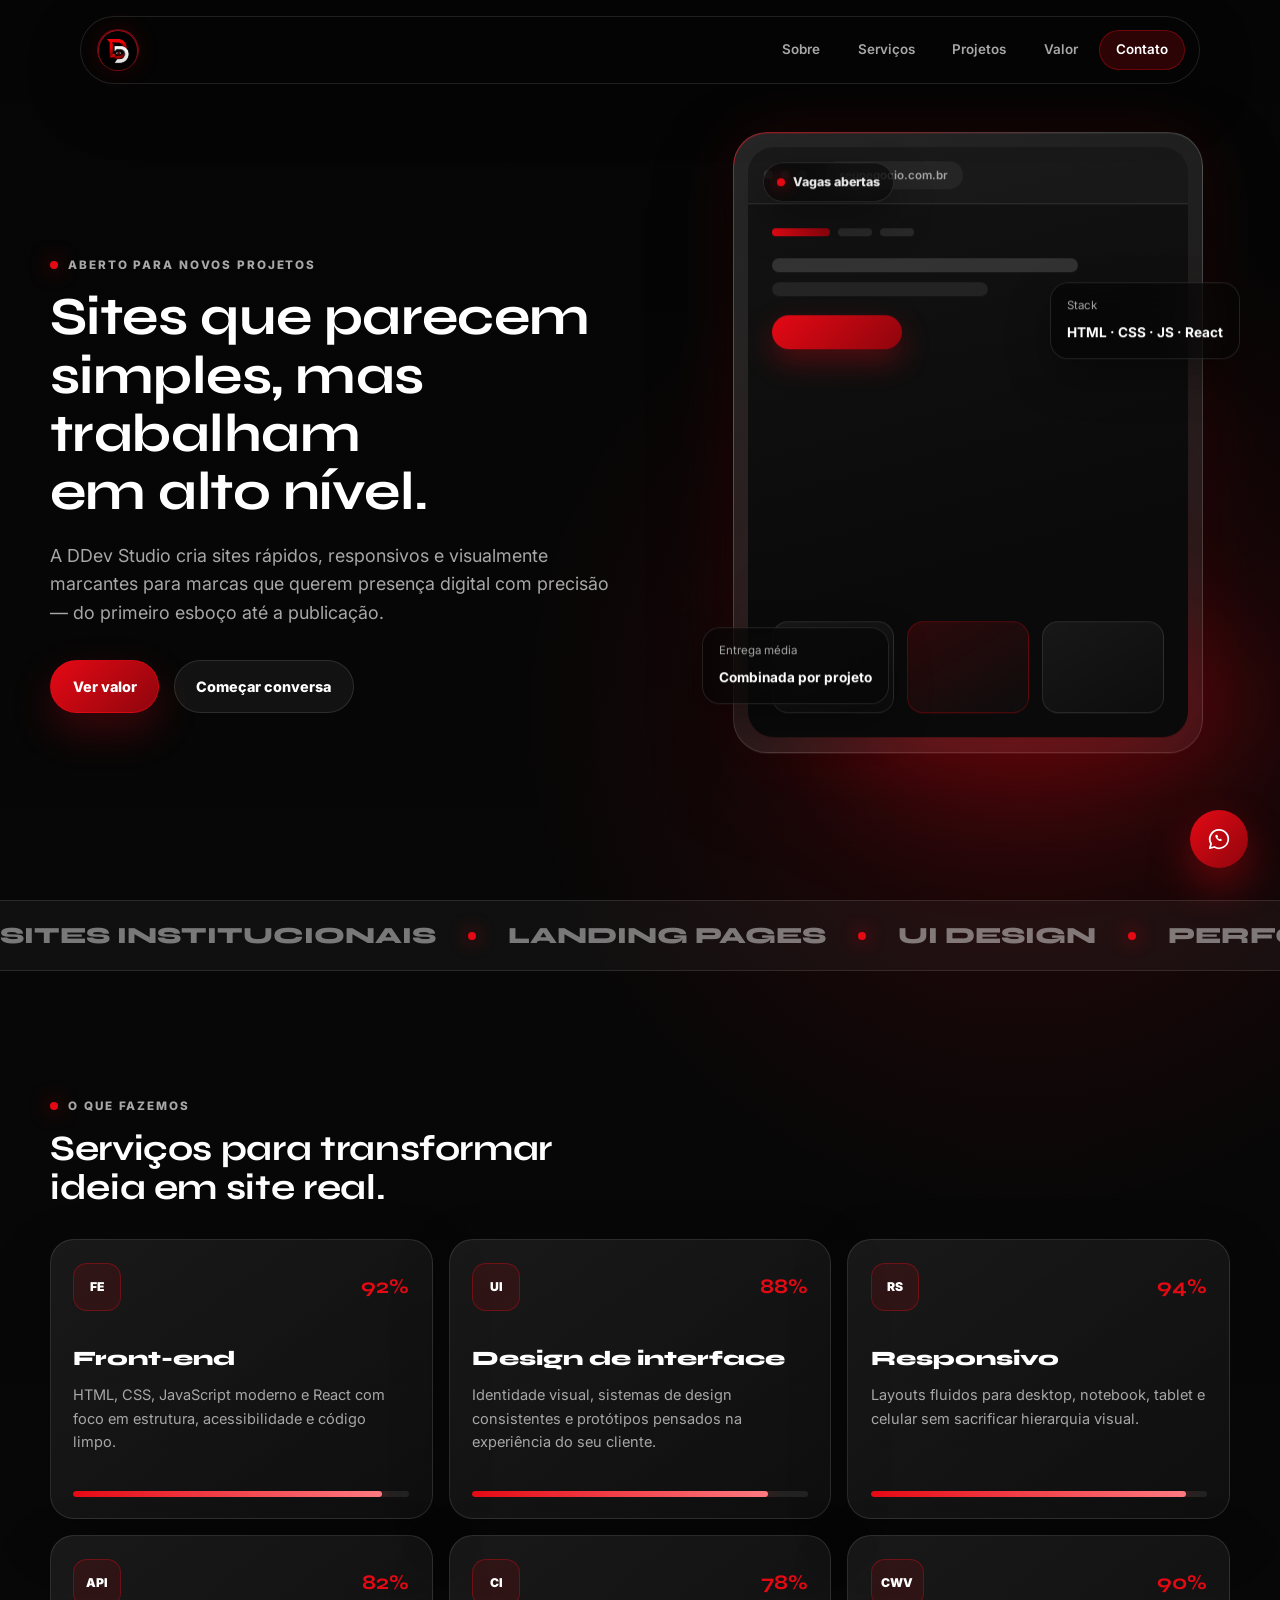
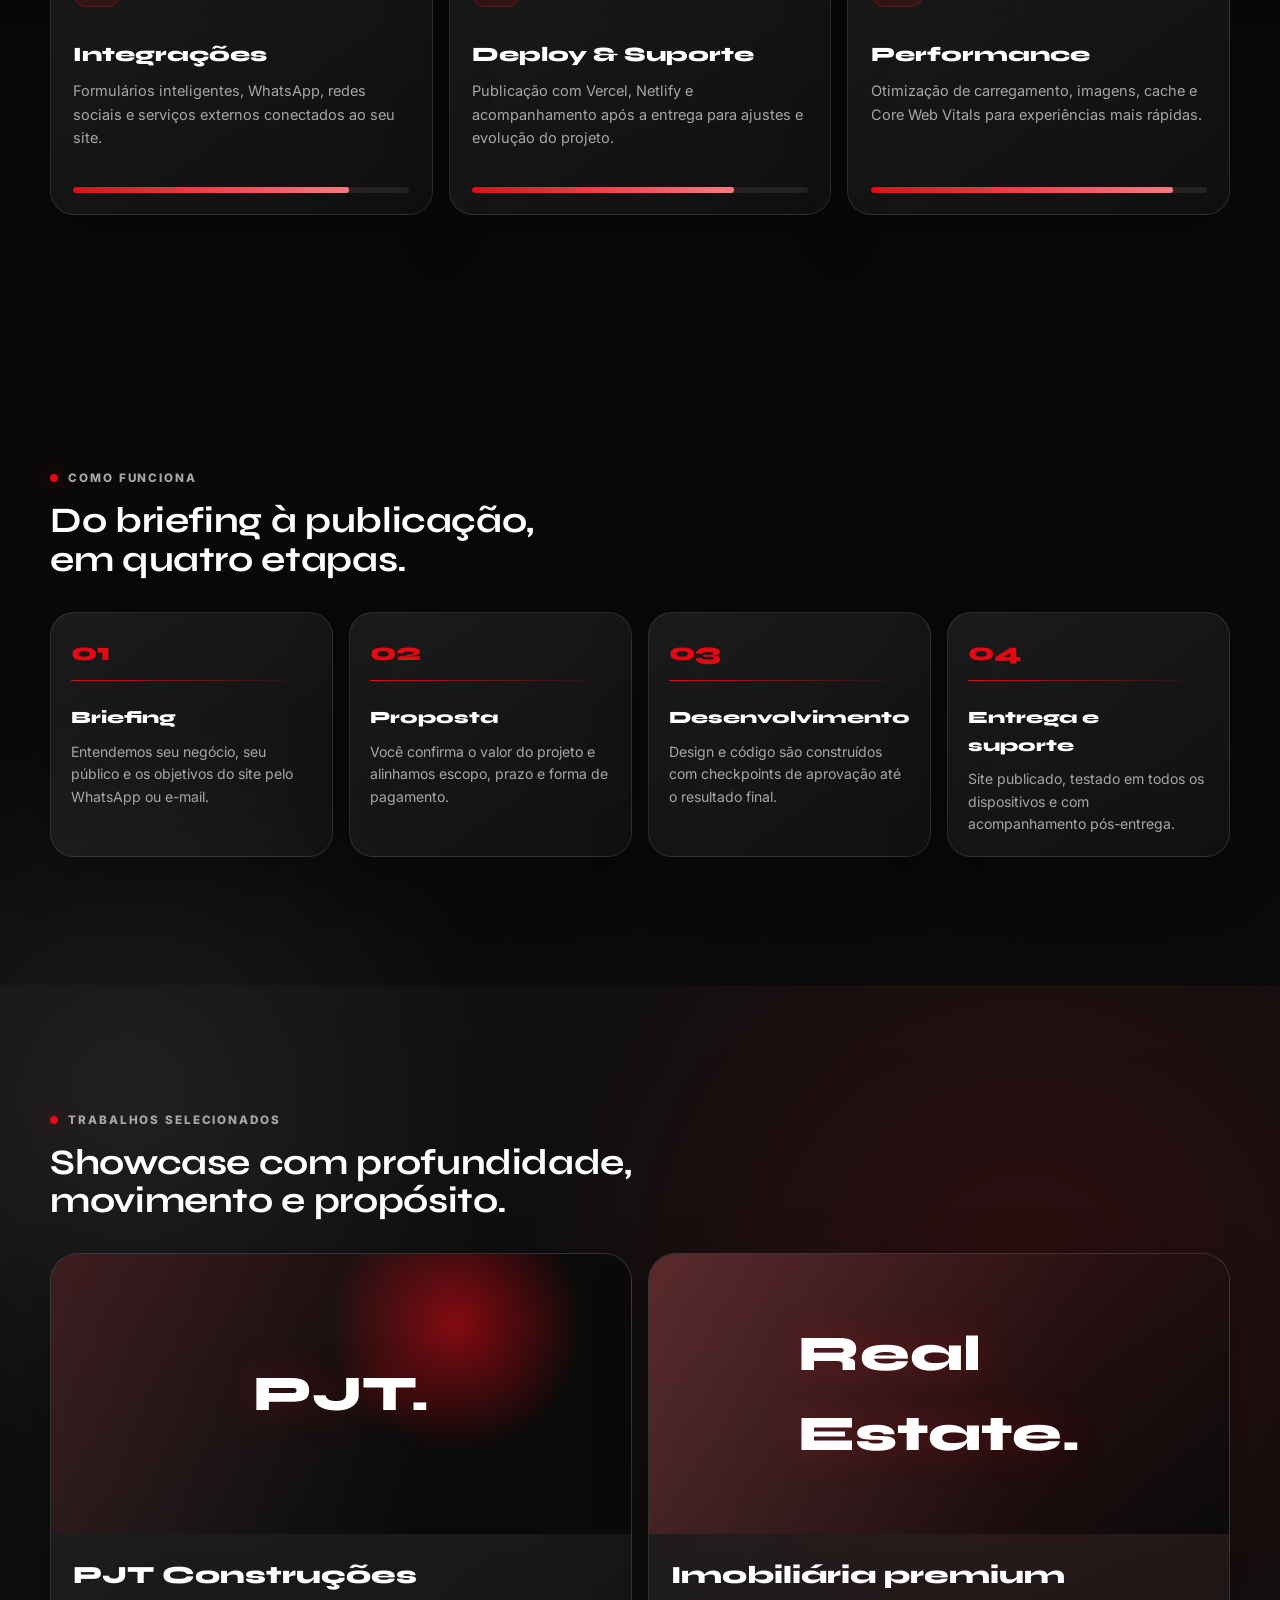
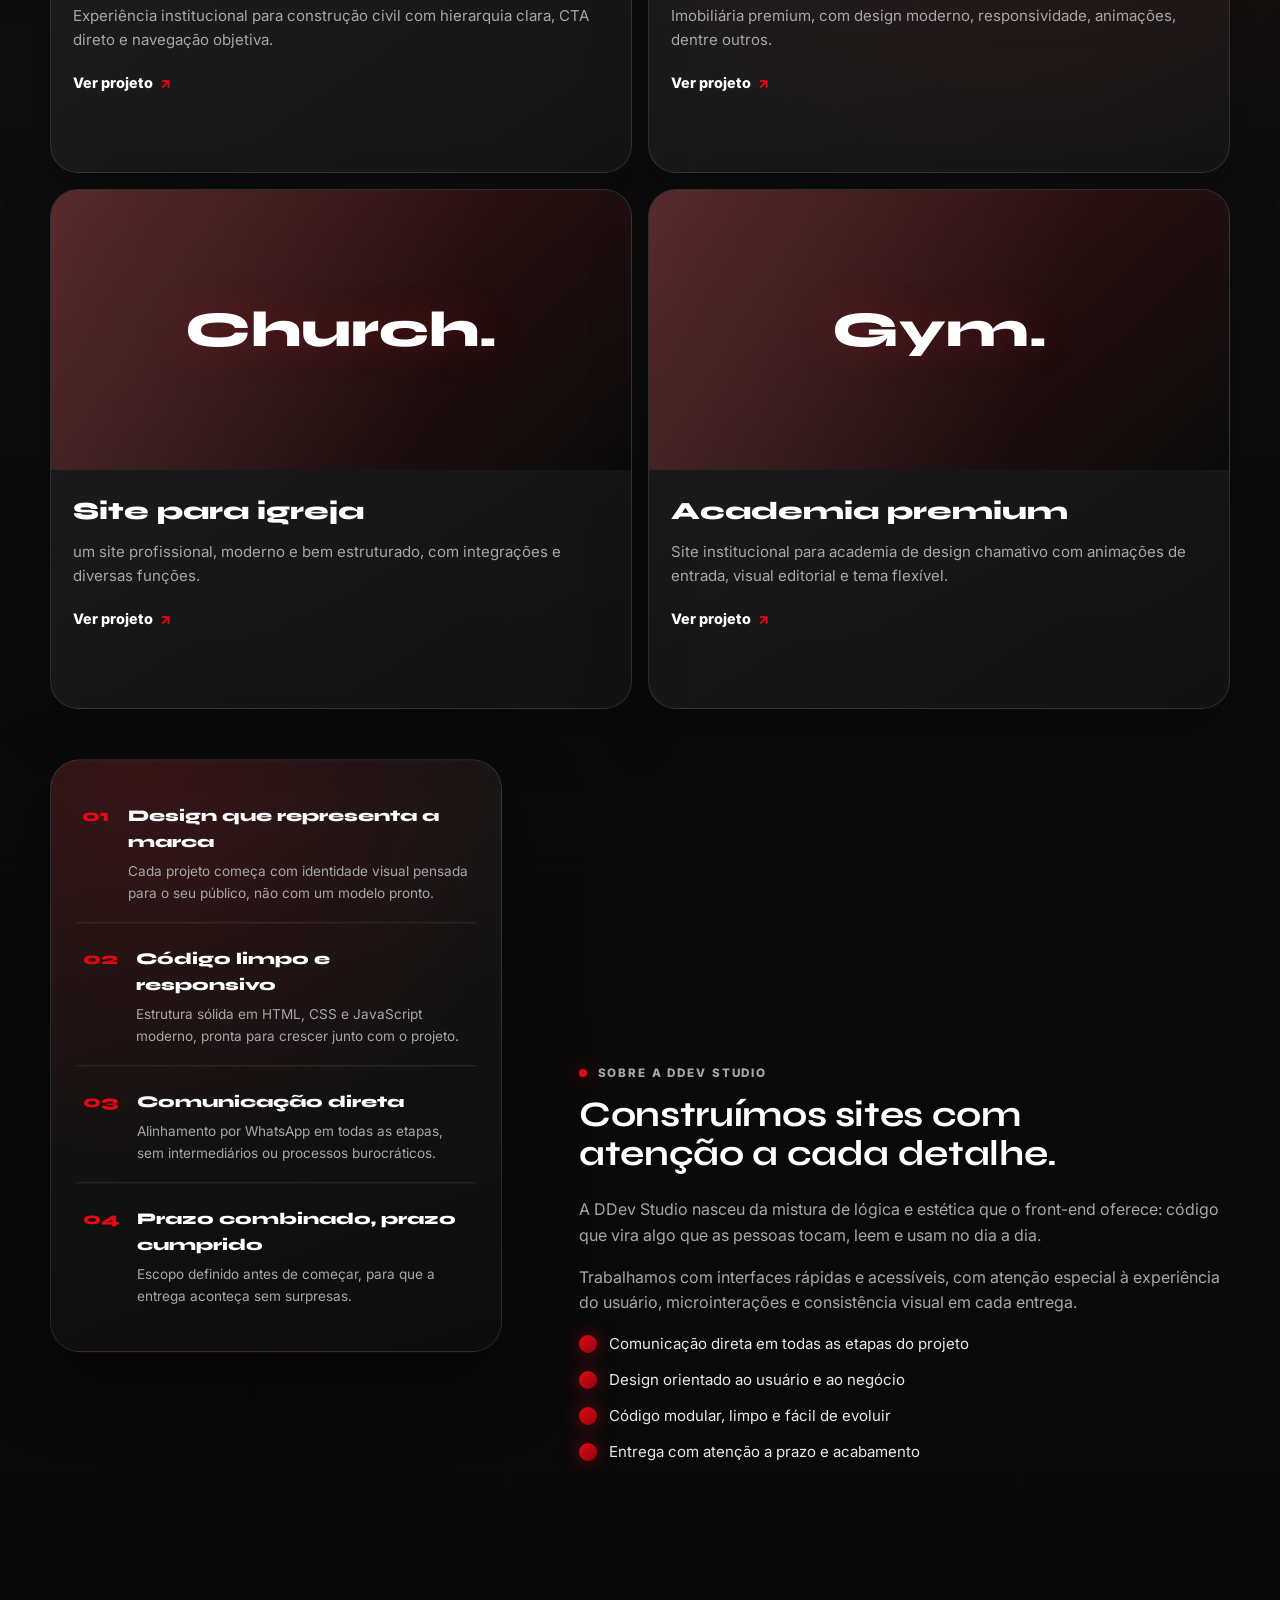
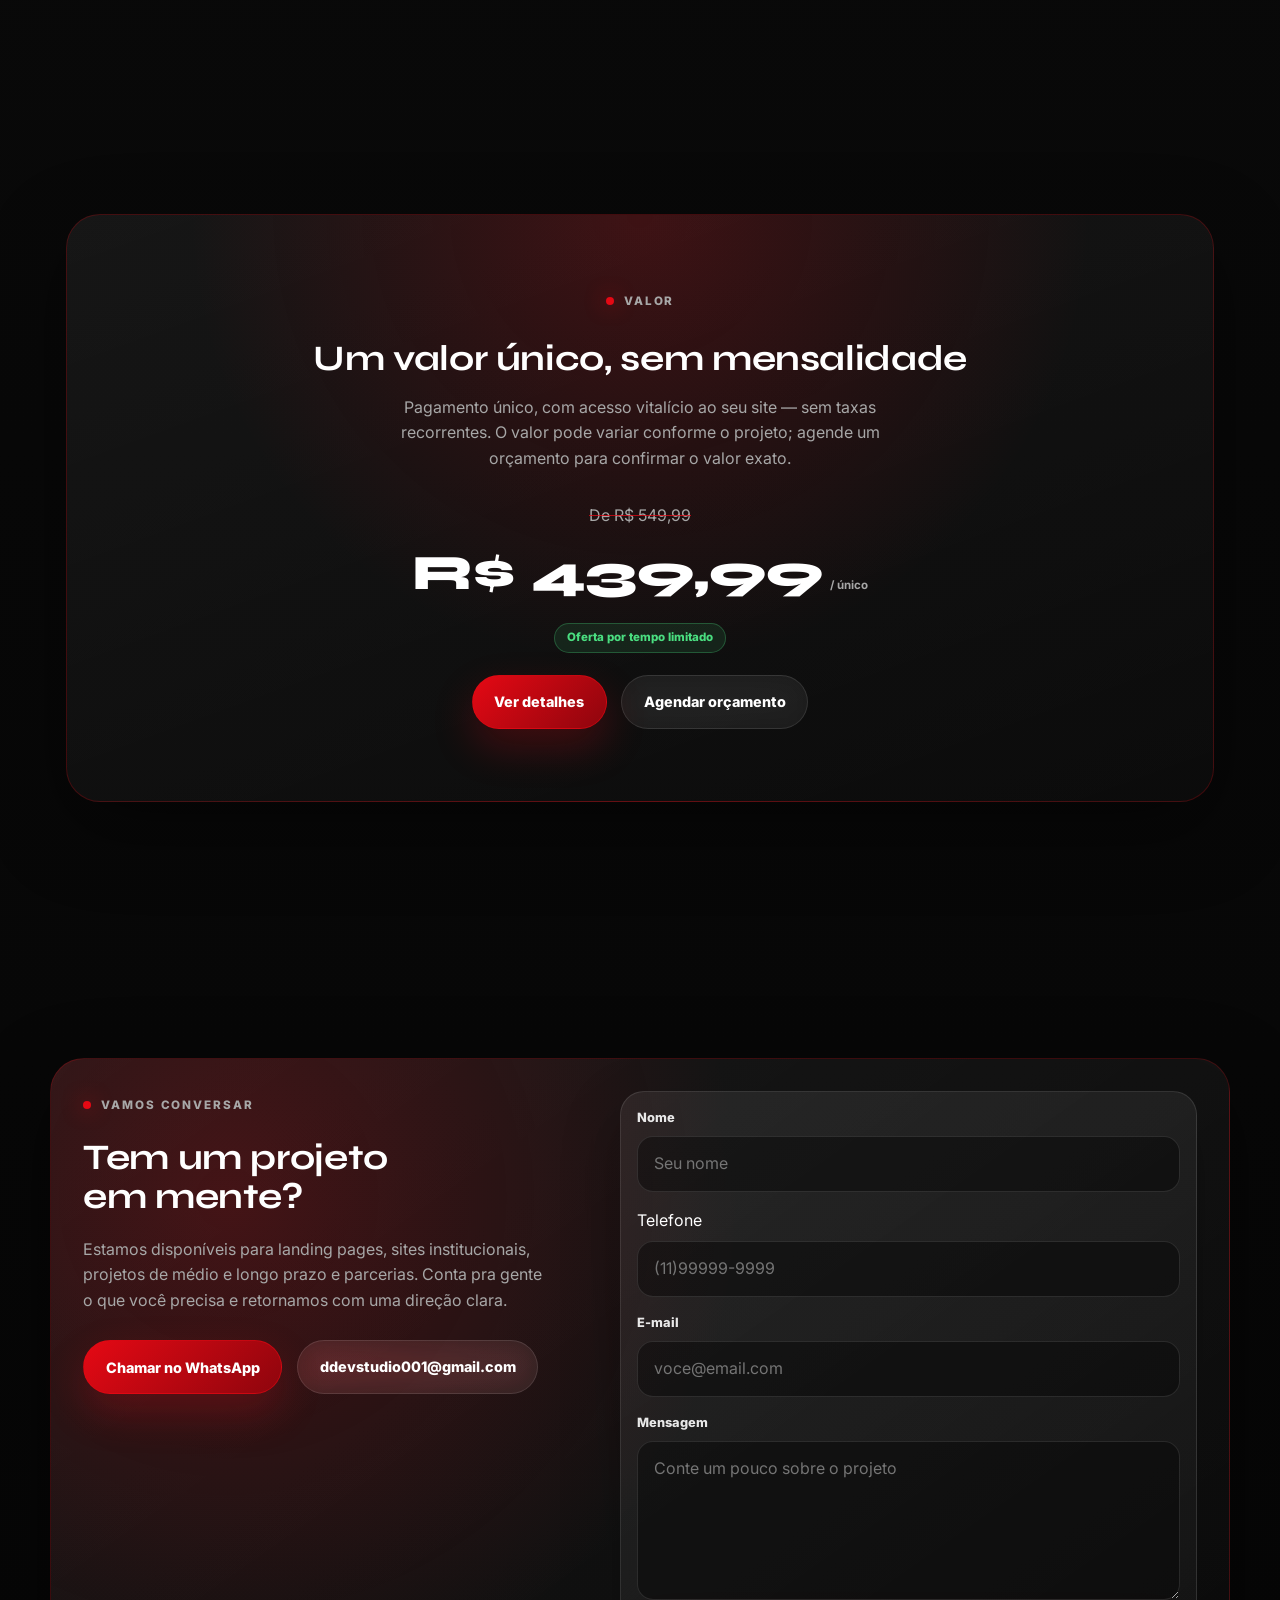
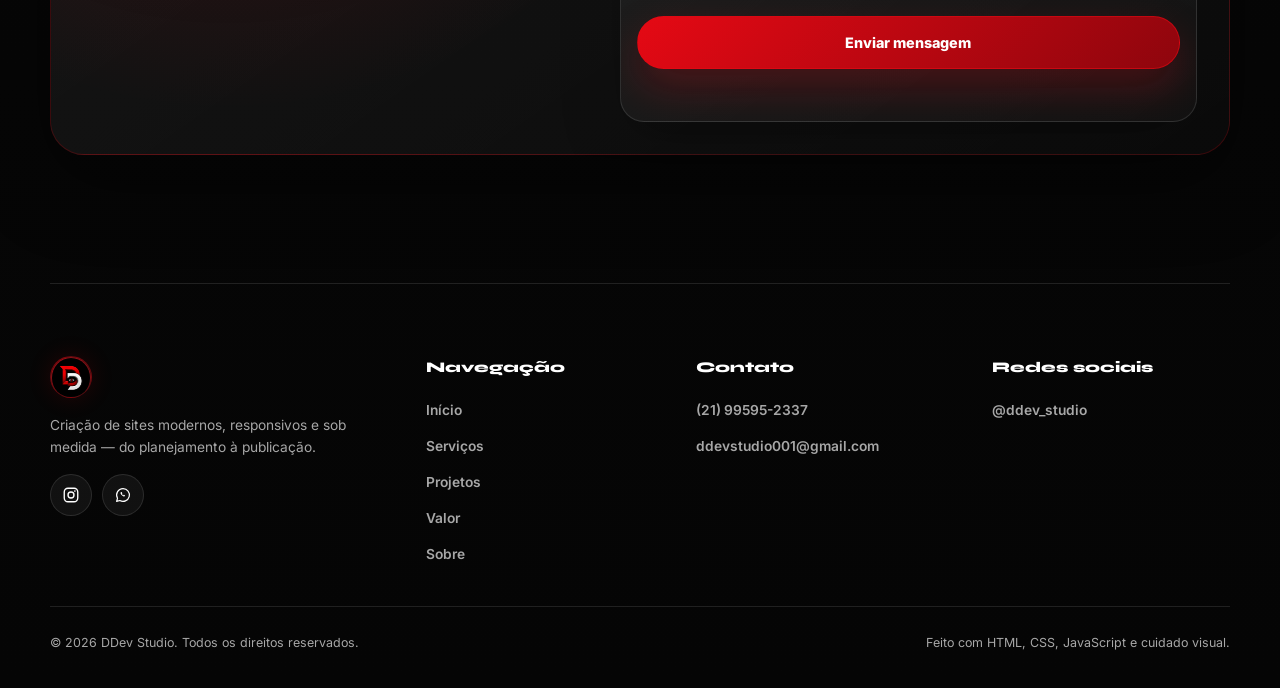
<file: index.html>
<!doctype html>
<html lang="pt-BR">
  <head>
    <meta charset="UTF-8" />
    <meta name="viewport" content="width=device-width, initial-scale=1.0" />
    <meta
      name="description"
      content="DDev Studio — criação de sites modernos, responsivos e sob medida. Landing pages, sites institucionais e projetos com integrações personalizadas."
    />
    <title>DDev Studio</title>
    <link rel="preconnect" href="https://fonts.googleapis.com" />
    <link rel="preconnect" href="https://fonts.gstatic.com" crossorigin />
    <link
      href="https://fonts.googleapis.com/css2?family=Inter:wght@400;500;600;700;800&family=Syne:wght@500;700;800&display=swap"
      rel="stylesheet"
    />
    <link rel="icon" href="imagens/logo DDev studio.png" />
    <link rel="stylesheet" href="style.css" />
  </head>
  <body>
    <div class="page-transition-overlay" aria-hidden="true"></div>
    <div class="noise" aria-hidden="true"></div>
    <div class="scroll-progress" aria-hidden="true"></div>

    <nav id="navbar" aria-label="Navegação principal">
      <a href="#inicio" class="nav-logo" aria-label="Voltar ao início">
        <img src="imagens/logo DDev studio.png" alt="DDev Studio" />
      </a>
      <ul class="nav-links" id="navLinks">
        <!-- <li><a href="index.html">Inicio</a></li> -->
        <li><a href="#sobre">Sobre</a></li>
        <li><a href="#servicos">Serviços</a></li>
        <li><a href="#projetos">Projetos</a></li>
        <li><a href="planos.html">Valor</a></li>
        <li><a href="#contato" class="nav-cta">Contato</a></li>
      </ul>
      <button
        class="nav-menu-btn"
        id="menuBtn"
        aria-label="Abrir menu"
        aria-expanded="false"
        aria-controls="navLinks"
      >
        ☰
      </button>
    </nav>

    <main>
      <section class="hero" id="inicio">
        <div class="hero-bg" aria-hidden="true">
          <span class="particle particle-a"></span>
          <span class="particle particle-b"></span>
          <span class="particle particle-c"></span>
          <span class="grid-orbit"></span>
        </div>

        <div class="hero-text reveal reveal-left">
          <div class="hero-eyebrow">
            <span></span>
            Aberto para novos projetos
          </div>
          <h1>Sites que parecem simples, mas trabalham em alto nível.</h1>
          <p class="hero-desc">
            A DDev Studio cria sites rápidos, responsivos e visualmente
            marcantes para marcas que querem presença digital com precisão — do
            primeiro esboço até a publicação.
          </p>
          <div class="hero-actions">
            <a href="planos.html" class="btn btn-primary">Ver valor</a>
            <a
              href="https://wa.me/5521995952337"
              class="btn btn-ghost"
              target="_blank"
              rel="noopener noreferrer"
              >Começar conversa</a
            >
          </div>
          <!-- <div class="hero-indicators" aria-label="Indicadores">
            <div>
              <strong data-count="1">0</strong>
              <span>Anos de atuação</span>
            </div>
            <div>
              <strong data-count="30">0</strong>
              <span>Projetos entregues</span>
            </div>
            <div>
              <strong data-count="25">0</strong>
              <span>Clientes atendidos</span>
            </div>
          </div> -->
        </div>

        <div class="hero-visual reveal reveal-right">
          <div class="portrait-shell tilt-card parallax-item" data-depth="0.08">
            <div class="portrait-glow"></div>
            <div class="browser-mock">
              <div class="browser-bar">
                <span class="dot dot-r"></span>
                <span class="dot dot-y"></span>
                <span class="dot dot-g"></span>
                <div class="browser-url">seunegocio.com.br</div>
              </div>
              <div class="browser-body">
                <div class="mock-nav">
                  <span></span><span></span><span></span>
                </div>
                <div class="mock-hero">
                  <div class="mock-line w-70"></div>
                  <div class="mock-line w-50"></div>
                  <div class="mock-btn"></div>
                </div>
                <div class="mock-grid">
                  <span></span><span></span><span></span>
                </div>
              </div>
            </div>
            <div class="availability-pill">
              <span></span>
              Vagas abertas
            </div>
            <div class="floating-card floating-card-top">
              <small>Stack</small>
              <strong>HTML · CSS · JS · React</strong>
            </div>
            <div class="floating-card floating-card-bottom">
              <small>Entrega média</small>
              <strong>Combinada por projeto</strong>
            </div>
          </div>
        </div>
      </section>

      <div class="marquee-section" aria-hidden="true">
        <div class="marquee-track">
          <span>Sites institucionais</span><i></i><span>Landing pages</span
          ><i></i> <span>UI Design</span><i></i><span>Performance</span><i></i>
          <span>Integrações</span><i></i><span>Suporte</span><i></i>
          <span>Sites institucionais</span><i></i><span>Landing pages</span
          ><i></i> <span>UI Design</span><i></i><span>Performance</span><i></i>
          <span>Integrações</span><i></i><span>Suporte</span><i></i>
        </div>
      </div>

      <section class="section" id="servicos">
        <div class="section-heading reveal">
          <p class="section-label">O que fazemos</p>
          <h2>Serviços para transformar ideia em site real.</h2>
        </div>
        <div class="skills-grid">
          <article class="skill-card reveal" data-delay="0">
            <div class="skill-top">
              <span class="skill-icon">FE</span>
              <strong>92%</strong>
            </div>
            <h3>Front-end</h3>
            <p>
              HTML, CSS, JavaScript moderno e React com foco em estrutura,
              acessibilidade e código limpo.
            </p>
            <div class="skill-bar" data-level="92"><span></span></div>
          </article>
          <article class="skill-card reveal" data-delay="80">
            <div class="skill-top">
              <span class="skill-icon">UI</span>
              <strong>88%</strong>
            </div>
            <h3>Design de interface</h3>
            <p>
              Identidade visual, sistemas de design consistentes e protótipos
              pensados na experiência do seu cliente.
            </p>
            <div class="skill-bar" data-level="88"><span></span></div>
          </article>
          <article class="skill-card reveal" data-delay="160">
            <div class="skill-top">
              <span class="skill-icon">RS</span>
              <strong>94%</strong>
            </div>
            <h3>Responsivo</h3>
            <p>
              Layouts fluidos para desktop, notebook, tablet e celular sem
              sacrificar hierarquia visual.
            </p>
            <div class="skill-bar" data-level="94"><span></span></div>
          </article>
          <article class="skill-card reveal" data-delay="240">
            <div class="skill-top">
              <span class="skill-icon">API</span>
              <strong>82%</strong>
            </div>
            <h3>Integrações</h3>
            <p>
              Formulários inteligentes, WhatsApp, redes sociais e serviços
              externos conectados ao seu site.
            </p>
            <div class="skill-bar" data-level="82"><span></span></div>
          </article>
          <article class="skill-card reveal" data-delay="320">
            <div class="skill-top">
              <span class="skill-icon">CI</span>
              <strong>78%</strong>
            </div>
            <h3>Deploy & Suporte</h3>
            <p>
              Publicação com Vercel, Netlify e acompanhamento após a entrega
              para ajustes e evolução do projeto.
            </p>
            <div class="skill-bar" data-level="78"><span></span></div>
          </article>
          <article class="skill-card reveal" data-delay="400">
            <div class="skill-top">
              <span class="skill-icon">CWV</span>
              <strong>90%</strong>
            </div>
            <h3>Performance</h3>
            <p>
              Otimização de carregamento, imagens, cache e Core Web Vitals para
              experiências mais rápidas.
            </p>
            <div class="skill-bar" data-level="90"><span></span></div>
          </article>
        </div>
      </section>

      <section class="section" id="processo">
        <div class="section-heading reveal">
          <p class="section-label">Como funciona</p>
          <h2>Do briefing à publicação, em quatro etapas.</h2>
        </div>
        <div class="timeline-wrap">
          <div class="timeline-item reveal" data-delay="0">
            <span class="timeline-year">01</span>
            <div class="timeline-content">
              <h4>Briefing</h4>
              <p>
                Entendemos seu negócio, seu público e os objetivos do site pelo
                WhatsApp ou e-mail.
              </p>
            </div>
          </div>
          <div class="timeline-item reveal" data-delay="80">
            <span class="timeline-year">02</span>
            <div class="timeline-content">
              <h4>Proposta</h4>
              <p>
                Você confirma o valor do projeto e alinhamos escopo, prazo e
                forma de pagamento.
              </p>
            </div>
          </div>
          <div class="timeline-item reveal" data-delay="160">
            <span class="timeline-year">03</span>
            <div class="timeline-content">
              <h4>Desenvolvimento</h4>
              <p>
                Design e código são construídos com checkpoints de aprovação até
                o resultado final.
              </p>
            </div>
          </div>
          <div class="timeline-item reveal" data-delay="240">
            <span class="timeline-year">04</span>
            <div class="timeline-content">
              <h4>Entrega e suporte</h4>
              <p>
                Site publicado, testado em todos os dispositivos e com
                acompanhamento pós-entrega.
              </p>
            </div>
          </div>
        </div>
      </section>

      <section class="projects-section" id="projetos">
        <div class="section-heading reveal">
          <p class="section-label">Trabalhos selecionados</p>
          <h2>Showcase com profundidade, movimento e propósito.</h2>
        </div>
        <div class="projects-grid">
          <a
            href="https://pjt-construcoes.vercel.app"
            target="_blank"
            rel="noopener noreferrer"
            class="project-card tilt-card reveal featured-project"
            data-delay="120"
          >
            <div class="project-thumb">
              <span>PJT.</span>
            </div>
            <div class="project-info">
              <h3>PJT Construções</h3>
              <p>
                Experiência institucional para construção civil com hierarquia
                clara, CTA direto e navegação objetiva.
              </p>
              <span class="project-arrow">Ver projeto</span>
            </div>
          </a>
          <a
            href="https://siteimobiliaria-psi.vercel.app"
            class="project-card tilt-card reveal"
            data-delay="360"
            target="_blank"
            rel="noopener noreferrer"
          >
            <div class="project-thumb">
              <span
                >Real <br />
                Estate.</span
              >
            </div>
            <div class="project-info">
              <h3>Imobiliária premium</h3>
              <p>
                Imobiliária premium, com design moderno, responsividade,
                animações, dentre outros.
              </p>
              <span class="project-arrow">Ver projeto</span>
            </div>
          </a>
          <a
            href="https://www.igrejacasadoabba.com.br"
            class="project-card tilt-card reveal"
            target="_blank"
            rel="noopener noreferrer"
            data-delay="240"
          >
            <div class="project-thumb">
              <span class="igreja-texto">Church.</span>
            </div>
            <div class="project-info">
              <h3>Site para igreja</h3>
              <p>
                um site profissional, moderno e bem estruturado, com integrações
                e diversas funções.
              </p>
              <span class="project-arrow">Ver projeto</span>
            </div>
          </a>
          <a
            href="https://siteacademia-nine.vercel.app"
            target="_blank"
            rel="noopener noreferrer"
            class="project-card tilt-card reveal"
            data-delay="0"
          >
            <div class="project-thumb">
              <span>Gym.</span>
            </div>
            <div class="project-info">
              <h3>Academia premium</h3>
              <p>
                Site institucional para academia de design chamativo com
                animações de entrada, visual editorial e tema flexível.
              </p>
              <span class="project-arrow">Ver projeto</span>
            </div>
          </a>
        </div>
      </section>

      <section class="section about-section" id="sobre">
        <div class="about-grid">
          <div class="about-media reveal reveal-left">
            <div class="about-visual parallax-item" data-depth="-0.05">
              <div class="about-panel-row">
                <span class="about-panel-num">01</span>
                <div>
                  <h4>Design que representa a marca</h4>
                  <p>
                    Cada projeto começa com identidade visual pensada para o seu
                    público, não com um modelo pronto.
                  </p>
                </div>
              </div>
              <div class="about-panel-row">
                <span class="about-panel-num">02</span>
                <div>
                  <h4>Código limpo e responsivo</h4>
                  <p>
                    Estrutura sólida em HTML, CSS e JavaScript moderno, pronta
                    para crescer junto com o projeto.
                  </p>
                </div>
              </div>
              <div class="about-panel-row">
                <span class="about-panel-num">03</span>
                <div>
                  <h4>Comunicação direta</h4>
                  <p>
                    Alinhamento por WhatsApp em todas as etapas, sem
                    intermediários ou processos burocráticos.
                  </p>
                </div>
              </div>
              <div class="about-panel-row">
                <span class="about-panel-num">04</span>
                <div>
                  <h4>Prazo combinado, prazo cumprido</h4>
                  <p>
                    Escopo definido antes de começar, para que a entrega
                    aconteça sem surpresas.
                  </p>
                </div>
              </div>
            </div>
          </div>
          <div class="about-text reveal reveal-right">
            <p class="section-label">Sobre a DDev Studio</p>
            <h2>Construímos sites com atenção a cada detalhe.</h2>
            <p>
              A DDev Studio nasceu da mistura de lógica e estética que o
              front-end oferece: código que vira algo que as pessoas tocam, leem
              e usam no dia a dia.
            </p>
            <p>
              Trabalhamos com interfaces rápidas e acessíveis, com atenção
              especial à experiência do usuário, microinterações e consistência
              visual em cada entrega.
            </p>
            <!-- <div class="about-stats">
              <div>
                <strong data-count="2">0</strong>
                <span>Anos de atuação</span>
              </div>
              <div>
                <strong data-count="20">0</strong>
                <span>Projetos entregues</span>
              </div>
              <div>
                <strong data-count="15">0</strong>
                <span>Clientes satisfeitos</span>
              </div>
            </div> -->
            <ul class="about-list">
              <li>Comunicação direta em todas as etapas do projeto</li>
              <li>Design orientado ao usuário e ao negócio</li>
              <li>Código modular, limpo e fácil de evoluir</li>
              <li>Entrega com atenção a prazo e acabamento</li>
            </ul>
          </div>
        </div>
      </section>

      <section class="section">
        <div class="plans-cta reveal">
          <p class="section-label">Valor</p>
          <h2>Um valor único, sem mensalidade</h2>
          <p>
            Pagamento único, com acesso vitalício ao seu site — sem taxas
            recorrentes. O valor pode variar conforme o projeto; agende um
            orçamento para confirmar o valor exato.
          </p>
          <div class="value-preview">
            <span class="plan-price-old">De R$ 549,99</span>
            <span class="plan-price-new">R$ 439,99 <small>/ único</small></span>
            <span class="value-preview-tag">Oferta por tempo limitado</span>
          </div>
          <div class="hero-actions plans-cta-actions">
            <a href="planos.html" class="btn btn-primary">Ver detalhes</a>
            <a
              href="https://wa.me/5521995952337?text=Ol%C3%A1!%20Quero%20agendar%20um%20or%C3%A7amento%20para%20o%20meu%20site%20com%20a%20DDev%20Studio."
              class="btn btn-ghost"
              target="_blank"
              rel="noopener noreferrer"
              >Agendar orçamento</a
            >
          </div>
        </div>
      </section>

      <section class="contact-section" id="contato">
        <div class="contact-inner reveal">
          <div class="contact-copy">
            <p class="section-label">Vamos conversar</p>
            <h2>Tem um projeto em mente?</h2>
            <p>
              Estamos disponíveis para landing pages, sites institucionais,
              projetos de médio e longo prazo e parcerias. Conta pra gente o que
              você precisa e retornamos com uma direção clara.
            </p>
            <div class="contact-actions">
              <a
                href="https://wa.me/5521995952337"
                class="btn btn-primary"
                target="_blank"
                rel="noopener noreferrer"
              >
                Chamar no WhatsApp
              </a>
              <a
                href="mailto:ddevstudio001@gmail.com"
                class="btn btn-outline"
                target="_blank"
              >
                ddevstudio001@gmail.com
              </a>
            </div>
          </div>

          <form
            class="contact-form"
            id="contactForm"
            action="https://formspree.io/f/xzdloryr"
          >
            <label>
              <span>Nome</span>
              <input type="text" name="name" placeholder="Seu nome" required />
            </label>

            <label>
              Telefone
              <input
                type="tel"
                name="telefone"
                placeholder="(11)99999-9999"
                required
              />
            </label>
            <label>
              <span>E-mail</span>
              <input
                type="email"
                name="email"
                placeholder="voce@email.com"
                required
              />
            </label>
            <label>
              <span>Mensagem</span>
              <textarea
                name="message"
                rows="5"
                placeholder="Conte um pouco sobre o projeto"
                required
              ></textarea>
            </label>
            <button class="btn btn-primary" type="submit">
              Enviar mensagem
            </button>
            <p class="form-feedback" id="formFeedback" role="status"></p>
          </form>
        </div>
      </section>
    </main>

    <footer>
      <div class="footer-top">
        <div class="footer-brand">
          <a href="#inicio" class="footer-logo"
            ><img src="imagens/logo DDev studio.png" alt="DDev Studio"
          /></a>
          <p>
            Criação de sites modernos, responsivos e sob medida — do
            planejamento à publicação.
          </p>
          <div class="footer-social">
            <a
              href="https://www.instagram.com/ddev_studio/"
              target="_blank"
              rel="noopener noreferrer"
              aria-label="Instagram da DDev Studio"
            >
              <svg
                viewBox="0 0 24 24"
                fill="none"
                xmlns="http://www.w3.org/2000/svg"
              >
                <rect
                  x="3"
                  y="3"
                  width="18"
                  height="18"
                  rx="5"
                  stroke="currentColor"
                  stroke-width="1.8"
                />
                <circle
                  cx="12"
                  cy="12"
                  r="4"
                  stroke="currentColor"
                  stroke-width="1.8"
                />
                <circle cx="17.2" cy="6.8" r="1.1" fill="currentColor" />
              </svg>
            </a>
            <a
              href="https://wa.me/5521995952337"
              target="_blank"
              rel="noopener noreferrer"
              aria-label="WhatsApp da DDev Studio"
            >
              <svg
                viewBox="0 0 24 24"
                fill="none"
                xmlns="http://www.w3.org/2000/svg"
              >
                <path
                  d="M12 3.5a8.5 8.5 0 0 0-7.3 12.85L3.5 20.5l4.28-1.15A8.5 8.5 0 1 0 12 3.5Z"
                  stroke="currentColor"
                  stroke-width="1.6"
                  stroke-linejoin="round"
                />
                <path
                  d="M8.7 8.6c-.2.9.1 2 1.05 3.15 1 1.2 2.15 1.85 3.2 2.1.85.2 1.35-.3 1.7-.65.2-.2.15-.4-.05-.55l-1.2-.85c-.15-.1-.3-.1-.45.02l-.4.35c-.1.1-.25.1-.4 0-.5-.28-1.05-.75-1.4-1.3-.1-.15-.1-.3 0-.42l.3-.4c.1-.15.1-.3.02-.45l-.6-1.3c-.1-.22-.35-.3-.55-.15Z"
                  fill="currentColor"
                />
              </svg>
            </a>
          </div>
        </div>

        <div class="footer-col">
          <h4>Navegação</h4>
          <ul class="footer-links">
            <li><a href="#inicio">Início</a></li>
            <li><a href="#servicos">Serviços</a></li>
            <li><a href="#projetos">Projetos</a></li>
            <li><a href="planos.html">Valor</a></li>
            <li><a href="#sobre">Sobre</a></li>
          </ul>
        </div>

        <div class="footer-col">
          <h4>Contato</h4>
          <ul class="footer-links">
            <li>
              <a
                href="https://wa.me/5521995952337"
                target="_blank"
                rel="noopener noreferrer"
                >(21) 99595-2337</a
              >
            </li>
            <li>
              <a
                href="mailto:ddevstudio001@gmail.com"
                target="_blank"
                rel="noopener noreferrer"
                >ddevstudio001@gmail.com</a
              >
            </li>
          </ul>
        </div>

        <div class="footer-col">
          <h4>Redes sociais</h4>
          <ul class="footer-links">
            <li>
              <a
                href="https://www.instagram.com/ddev_studio/"
                target="_blank"
                rel="noopener noreferrer"
                >@ddev_studio</a
              >
            </li>
          </ul>
        </div>
      </div>

      <div class="footer-bottom">
        <p>© 2026 DDev Studio. Todos os direitos reservados.</p>
        <p>Feito com HTML, CSS, JavaScript e cuidado visual.</p>
      </div>
    </footer>

    <a
      href="https://wa.me/5521995952337"
      class="whatsapp-float"
      target="_blank"
      rel="noopener noreferrer"
      aria-label="Falar no WhatsApp"
    >
      <svg viewBox="0 0 24 24" fill="none" xmlns="http://www.w3.org/2000/svg">
        <path
          d="M12 3.5a8.5 8.5 0 0 0-7.3 12.85L3.5 20.5l4.28-1.15A8.5 8.5 0 1 0 12 3.5Z"
          stroke="currentColor"
          stroke-width="1.6"
          stroke-linejoin="round"
        />
        <path
          d="M8.7 8.6c-.2.9.1 2 1.05 3.15 1 1.2 2.15 1.85 3.2 2.1.85.2 1.35-.3 1.7-.65.2-.2.15-.4-.05-.55l-1.2-.85c-.15-.1-.3-.1-.45.02l-.4.35c-.1.1-.25.1-.4 0-.5-.28-1.05-.75-1.4-1.3-.1-.15-.1-.3 0-.42l.3-.4c.1-.15.1-.3.02-.45l-.6-1.3c-.1-.22-.35-.3-.55-.15Z"
          fill="currentColor"
        />
      </svg>
    </a>

    <script src="script.js"></script>
  </body>
</html>
</file>
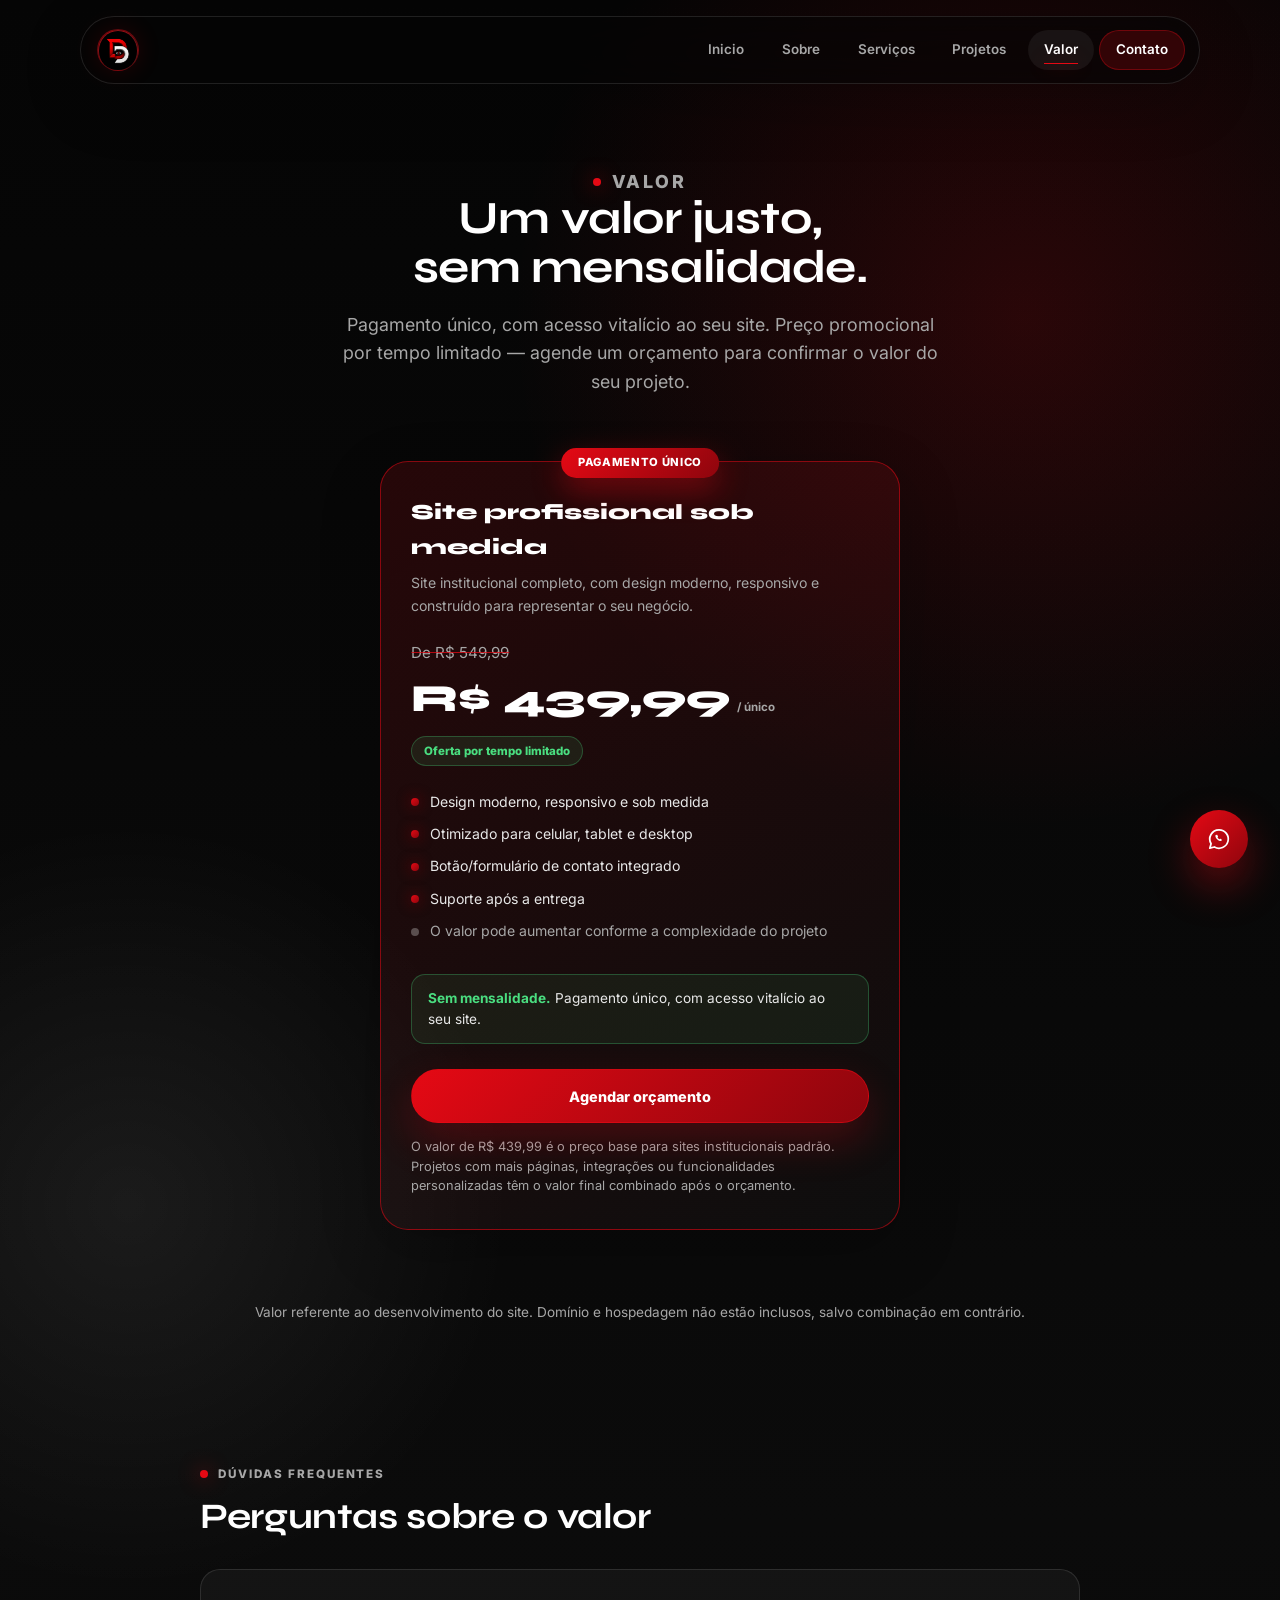
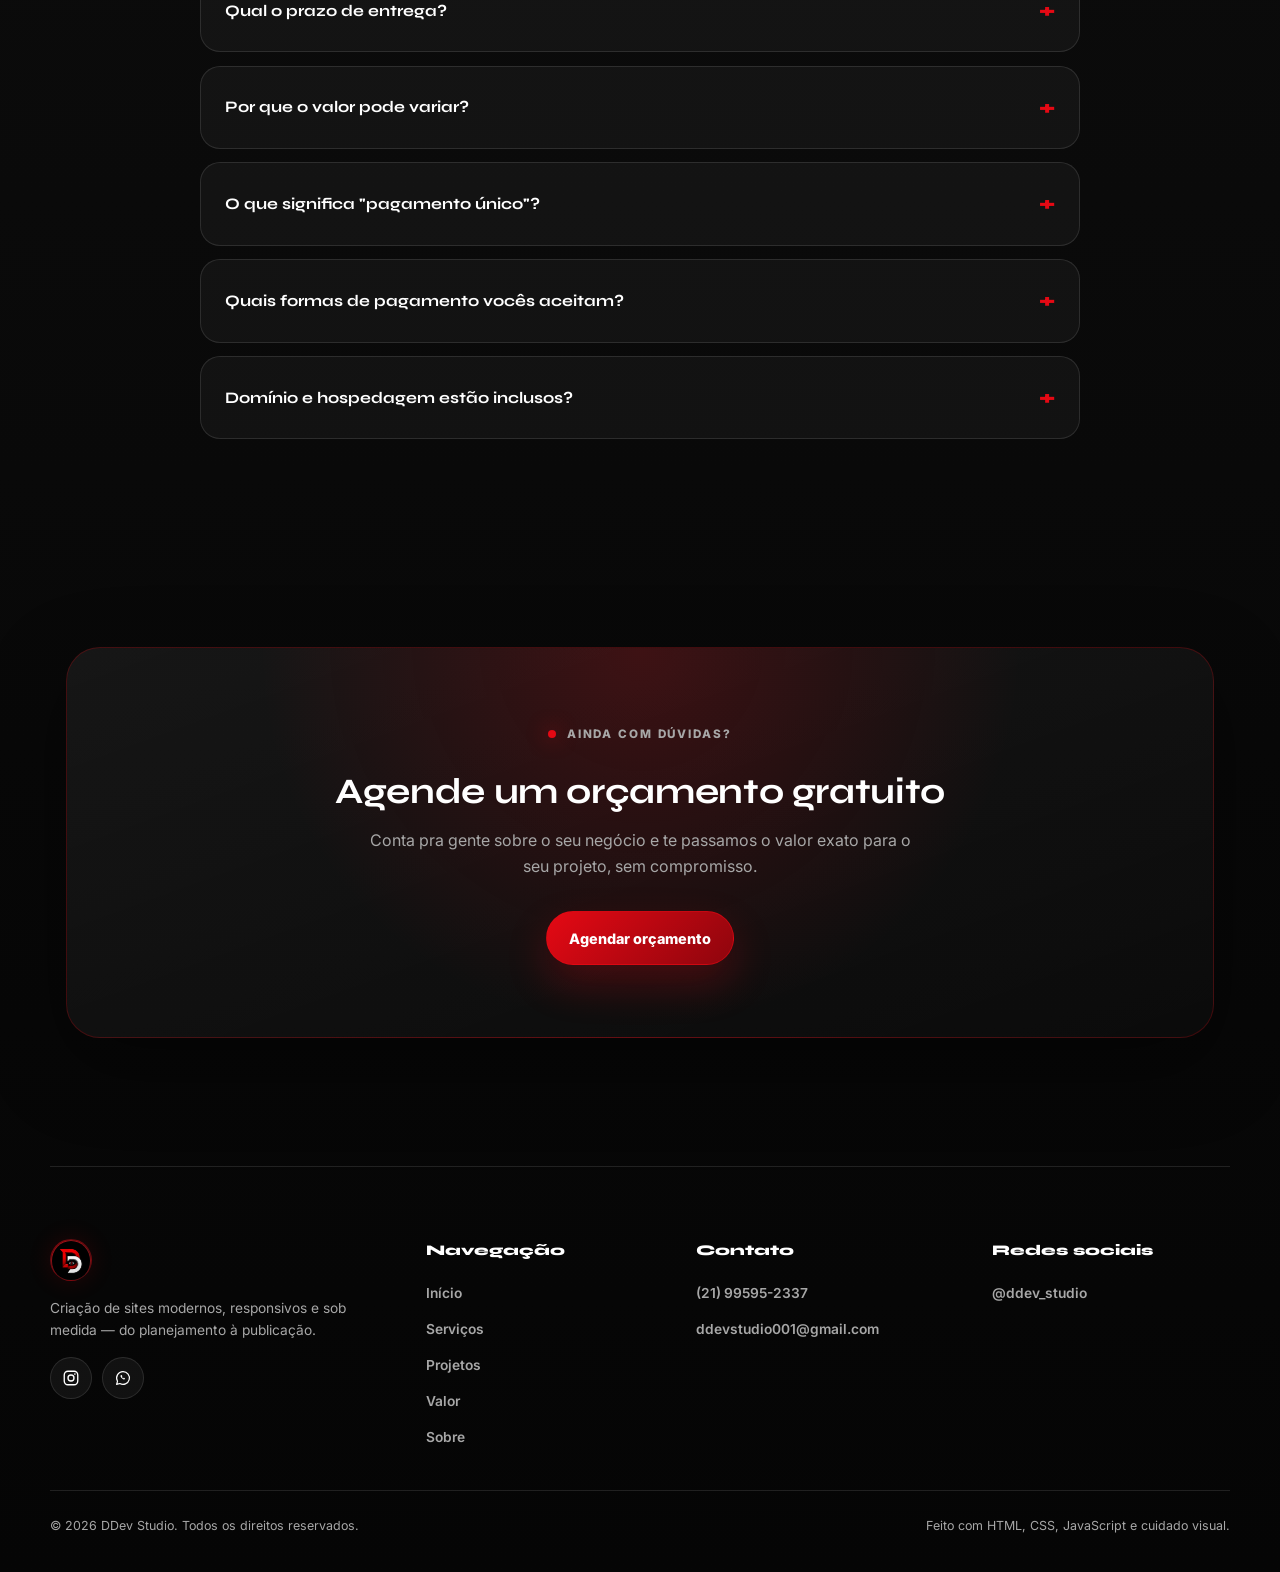
<file: planos.html>
<!doctype html>
<html lang="pt-BR">
  <head>
    <meta charset="UTF-8" />
    <meta name="viewport" content="width=device-width, initial-scale=1.0" />
    <meta
      name="description"
      content="Conheça o valor do seu site com a DDev Studio: pagamento único, sem mensalidade, com acesso vitalício e preço promocional por tempo limitado."
    />
    <title>Valor | DDev Studio</title>
    <link rel="preconnect" href="https://fonts.googleapis.com" />
    <link rel="preconnect" href="https://fonts.gstatic.com" crossorigin />
    <link
      href="https://fonts.googleapis.com/css2?family=Inter:wght@400;500;600;700;800&family=Syne:wght@500;700;800&display=swap"
      rel="stylesheet"
    />
    <link rel="icon" href="imagens/logo DDev studio.png" />
    <link rel="stylesheet" href="style.css" />
  </head>
  <body>
    <div class="page-transition-overlay" aria-hidden="true"></div>
    <div class="noise" aria-hidden="true"></div>
    <div class="scroll-progress" aria-hidden="true"></div>

    <nav id="navbar" aria-label="Navegação principal">
      <a
        href="index.html#inicio"
        class="nav-logo"
        aria-label="Voltar ao início"
      >
        <img src="imagens/logo DDev studio.png" alt="DDev Studio" />
      </a>
      <ul class="nav-links" id="navLinks">
        <li><a href="index.html">Inicio</a></li>
        <li><a href="index.html#sobre">Sobre</a></li>
        <li><a href="index.html#servicos">Serviços</a></li>
        <li><a href="index.html#projetos">Projetos</a></li>
        <li><a href="planos.html" class="active">Valor</a></li>
        <li><a href="index.html#contato" class="nav-cta">Contato</a></li>
      </ul>
      <button
        class="nav-menu-btn"
        id="menuBtn"
        aria-label="Abrir menu"
        aria-expanded="false"
        aria-controls="navLinks"
      >
        ☰
      </button>
    </nav>

    <main>
      <header class="page-header reveal">
        <p class="section-label">Valor</p>
        <h1>Um valor justo, sem mensalidade.</h1>
        <p>
          Pagamento único, com acesso vitalício ao seu site. Preço promocional
          por tempo limitado — agende um orçamento para confirmar o valor do
          seu projeto.
        </p>
      </header>

      <section class="plans-grid plans-grid-single">
        <article class="plan-card plan-featured reveal" data-delay="0">
          <span class="plan-badge">Pagamento único</span>
          <p class="plan-name">Site profissional sob medida</p>
          <p class="plan-tagline">
            Site institucional completo, com design moderno, responsivo e
            construído para representar o seu negócio.
          </p>
          <div class="plan-price">
            <span class="plan-price-old">De R$ 549,99</span>
            <span class="plan-price-new"
              >R$ 439,99 <small>/ único</small></span
            >
          </div>
          <span class="plan-promo-tag">Oferta por tempo limitado</span>
          <ul class="plan-features">
            <li>Design moderno, responsivo e sob medida</li>
            <li>Otimizado para celular, tablet e desktop</li>
            <li>Botão/formulário de contato integrado</li>
            <li>Suporte após a entrega</li>
            <li class="is-note">
              O valor pode aumentar conforme a complexidade do projeto
            </li>
          </ul>
          <div class="plan-highlight">
            <strong>Sem mensalidade.</strong> Pagamento único, com acesso
            vitalício ao seu site.
          </div>
          <a
            href="https://wa.me/5521995952337?text=Ol%C3%A1!%20Quero%20agendar%20um%20or%C3%A7amento%20para%20o%20meu%20site%20com%20a%20DDev%20Studio."
            class="btn btn-primary"
            target="_blank"
            rel="noopener noreferrer"
            >Agendar orçamento</a
          >
          <p class="plan-fineprint">
            O valor de R$ 439,99 é o preço base para sites institucionais
            padrão. Projetos com mais páginas, integrações ou funcionalidades
            personalizadas têm o valor final combinado após o orçamento.
          </p>
        </article>
      </section>

      <p class="plans-note reveal">
        Valor referente ao desenvolvimento do site. Domínio e hospedagem não
        estão inclusos, salvo combinação em contrário.
      </p>

      <section class="faq-section">
        <div class="section-heading reveal">
          <p class="section-label">Dúvidas frequentes</p>
          <h2>Perguntas sobre o valor</h2>
        </div>
        <div class="faq-list">
          <details class="faq-item reveal">
            <summary>Qual o prazo de entrega?</summary>
            <p>
              O prazo varia conforme a complexidade do projeto. Definimos a
              data junto com você logo após o briefing, antes de começarmos o
              desenvolvimento.
            </p>
          </details>
          <details class="faq-item reveal">
            <summary>Por que o valor pode variar?</summary>
            <p>
              O valor de R$ 439,99 é o preço base para um site institucional
              padrão. Projetos com mais páginas, integrações personalizadas ou
              funcionalidades extras podem ter um valor diferente, sempre
              combinado com você antes de começarmos.
            </p>
          </details>
          <details class="faq-item reveal">
            <summary>O que significa "pagamento único"?</summary>
            <p>
              Não cobramos mensalidade. Você paga uma única vez pelo
              desenvolvimento do site e tem acesso vitalício a ele — sem
              taxas recorrentes por parte da DDev Studio.
            </p>
          </details>
          <details class="faq-item reveal">
            <summary>Quais formas de pagamento vocês aceitam?</summary>
            <p>
              Combinamos a forma de pagamento diretamente pelo WhatsApp, podendo
              ser dividido em etapas conforme o andamento do projeto.
            </p>
          </details>
          <details class="faq-item reveal">
            <summary>Domínio e hospedagem estão inclusos?</summary>
            <p>
              Não, por padrão. O valor cobre o desenvolvimento do site.
              Domínio e hospedagem podem ser incluídos mediante combinação,
              e te ajudamos a configurar tudo.
            </p>
          </details>
        </div>
      </section>

      <section class="section">
        <div class="plans-cta reveal">
          <p class="section-label">Ainda com dúvidas?</p>
          <h2>Agende um orçamento gratuito</h2>
          <p>
            Conta pra gente sobre o seu negócio e te passamos o valor exato
            para o seu projeto, sem compromisso.
          </p>
          <a
            href="https://wa.me/5521995952337?text=Ol%C3%A1!%20Quero%20agendar%20um%20or%C3%A7amento%20para%20o%20meu%20site%20com%20a%20DDev%20Studio."
            class="btn btn-primary"
            target="_blank"
            rel="noopener noreferrer"
            >Agendar orçamento</a
          >
        </div>
      </section>
    </main>

    <footer>
      <div class="footer-top">
        <div class="footer-brand">
          <a href="index.html#inicio" class="footer-logo"
            ><img src="imagens/logo DDev studio.png" alt="DDev Studio"
          /></a>
          <p>
            Criação de sites modernos, responsivos e sob medida — do
            planejamento à publicação.
          </p>
          <div class="footer-social">
            <a
              href="https://www.instagram.com/ddev_studio/"
              target="_blank"
              rel="noopener noreferrer"
              aria-label="Instagram da DDev Studio"
            >
              <svg
                viewBox="0 0 24 24"
                fill="none"
                xmlns="http://www.w3.org/2000/svg"
              >
                <rect
                  x="3"
                  y="3"
                  width="18"
                  height="18"
                  rx="5"
                  stroke="currentColor"
                  stroke-width="1.8"
                />
                <circle
                  cx="12"
                  cy="12"
                  r="4"
                  stroke="currentColor"
                  stroke-width="1.8"
                />
                <circle cx="17.2" cy="6.8" r="1.1" fill="currentColor" />
              </svg>
            </a>
            <a
              href="https://wa.me/5521995952337"
              target="_blank"
              rel="noopener noreferrer"
              aria-label="WhatsApp da DDev Studio"
            >
              <svg
                viewBox="0 0 24 24"
                fill="none"
                xmlns="http://www.w3.org/2000/svg"
              >
                <path
                  d="M12 3.5a8.5 8.5 0 0 0-7.3 12.85L3.5 20.5l4.28-1.15A8.5 8.5 0 1 0 12 3.5Z"
                  stroke="currentColor"
                  stroke-width="1.6"
                  stroke-linejoin="round"
                />
                <path
                  d="M8.7 8.6c-.2.9.1 2 1.05 3.15 1 1.2 2.15 1.85 3.2 2.1.85.2 1.35-.3 1.7-.65.2-.2.15-.4-.05-.55l-1.2-.85c-.15-.1-.3-.1-.45.02l-.4.35c-.1.1-.25.1-.4 0-.5-.28-1.05-.75-1.4-1.3-.1-.15-.1-.3 0-.42l.3-.4c.1-.15.1-.3.02-.45l-.6-1.3c-.1-.22-.35-.3-.55-.15Z"
                  fill="currentColor"
                />
              </svg>
            </a>
          </div>
        </div>

        <div class="footer-col">
          <h4>Navegação</h4>
          <ul class="footer-links">
            <li><a href="index.html#inicio">Início</a></li>
            <li><a href="index.html#servicos">Serviços</a></li>
            <li><a href="index.html#projetos">Projetos</a></li>
            <li><a href="planos.html">Valor</a></li>
            <li><a href="index.html#sobre">Sobre</a></li>
          </ul>
        </div>

        <div class="footer-col">
          <h4>Contato</h4>
          <ul class="footer-links">
            <li>
              <a
                href="https://wa.me/5521995952337"
                target="_blank"
                rel="noopener noreferrer"
                >(21) 99595-2337</a
              >
            </li>
            <li>
              <a
                href="mailto:ddevstudio001@gmail.com"
                target="_blank"
                rel="noopener noreferrer"
                >ddevstudio001@gmail.com</a
              >
            </li>
          </ul>
        </div>

        <div class="footer-col">
          <h4>Redes sociais</h4>
          <ul class="footer-links">
            <li>
              <a
                href="https://www.instagram.com/ddev_studio/"
                target="_blank"
                rel="noopener noreferrer"
                >@ddev_studio</a
              >
            </li>
          </ul>
        </div>
      </div>

      <div class="footer-bottom">
        <p>© 2026 DDev Studio. Todos os direitos reservados.</p>
        <p>Feito com HTML, CSS, JavaScript e cuidado visual.</p>
      </div>
    </footer>

    <a
      href="https://wa.me/5521995952337"
      class="whatsapp-float"
      target="_blank"
      rel="noopener noreferrer"
      aria-label="Falar no WhatsApp"
    >
      <svg viewBox="0 0 24 24" fill="none" xmlns="http://www.w3.org/2000/svg">
        <path
          d="M12 3.5a8.5 8.5 0 0 0-7.3 12.85L3.5 20.5l4.28-1.15A8.5 8.5 0 1 0 12 3.5Z"
          stroke="currentColor"
          stroke-width="1.6"
          stroke-linejoin="round"
        />
        <path
          d="M8.7 8.6c-.2.9.1 2 1.05 3.15 1 1.2 2.15 1.85 3.2 2.1.85.2 1.35-.3 1.7-.65.2-.2.15-.4-.05-.55l-1.2-.85c-.15-.1-.3-.1-.45.02l-.4.35c-.1.1-.25.1-.4 0-.5-.28-1.05-.75-1.4-1.3-.1-.15-.1-.3 0-.42l.3-.4c.1-.15.1-.3.02-.45l-.6-1.3c-.1-.22-.35-.3-.55-.15Z"
          fill="currentColor"
        />
      </svg>
    </a>

    <script src="script.js"></script>
  </body>
</html>
</file>
<file: style.css>
/* ===========================
   RESET & TOKENS
   =========================== */
*,
*::before,
*::after {
  box-sizing: border-box;
  margin: 0;
  padding: 0;
}

:root {
  --black: #050505;
  --dark: #111111;
  --graphite: #1a1a1a;
  --graphite-2: #242424;
  --white: #ffffff;
  --muted: #a7a7a7;
  --soft: #e8e8e8;
  --accent: #e50914;
  --accent-dark: #8e050d;
  --line: rgba(255, 255, 255, 0.11);
  --glass: rgba(255, 255, 255, 0.055);
  --shadow: 0 26px 80px rgba(0, 0, 0, 0.45);
  --display: "Syne", sans-serif;
  --body: "Inter", sans-serif;
  --ease: cubic-bezier(0.22, 1, 0.36, 1);
  --scroll-progress: 0%;
}

html {
  scroll-behavior: smooth;
  background: var(--black);
  overflow-x: hidden;
  width: 100%;
}

body {
  position: relative;
  width: 100%;
  min-height: 100vh;
  background:
    radial-gradient(
      circle at 80% 10%,
      rgba(229, 9, 20, 0.16),
      transparent 32rem
    ),
    radial-gradient(
      circle at 10% 38%,
      rgba(255, 255, 255, 0.07),
      transparent 24rem
    ),
    linear-gradient(180deg, #050505 0%, #0b0b0b 48%, #050505 100%);
  color: var(--white);
  font-family: var(--body);
  font-size: 16px;
  line-height: 1.6;
  overflow-x: hidden;
}

body.menu-open {
  overflow: hidden;
}

img {
  display: block;
  max-width: 100%;
}

a {
  color: inherit;
}

button,
input,
textarea {
  font: inherit;
}

::selection {
  background: var(--accent);
  color: var(--white);
}

.noise {
  position: fixed;
  inset: 0;
  z-index: -1;
  pointer-events: none;
  opacity: 0.16;
  background-image: url("data:image/svg+xml,%3Csvg viewBox='0 0 160 160' xmlns='http://www.w3.org/2000/svg'%3E%3Cfilter id='n'%3E%3CfeTurbulence type='fractalNoise' baseFrequency='0.8' numOctaves='3' stitchTiles='stitch'/%3E%3C/filter%3E%3Crect width='160' height='160' filter='url(%23n)' opacity='0.5'/%3E%3C/svg%3E");
}

.scroll-progress {
  position: fixed;
  top: 0;
  left: 0;
  z-index: 200;
  height: 2px;
  width: var(--scroll-progress);
  background: linear-gradient(90deg, transparent, var(--accent), #ff6b72);
  box-shadow: 0 0 24px rgba(229, 9, 20, 0.85);
}

/* ===========================
   NAVBAR
   =========================== */
nav {
  position: fixed;
  top: 1rem;
  left: 50%;
  z-index: 100;
  width: min(1120px, calc(100% - 2rem));
  max-width: calc(100vw - 2rem);
  transform: translateX(-50%);
  display: flex;
  align-items: center;
  justify-content: space-between;
  gap: 0.5rem;
  padding: 0.75rem 0.85rem 0.75rem 1rem;
  border: 1px solid var(--line);
  border-radius: 999px;
  background: rgba(5, 5, 5, 0.62);
  backdrop-filter: blur(24px);
  box-shadow: 0 18px 60px rgba(0, 0, 0, 0.22);
  transition:
    border-color 0.35s var(--ease),
    background 0.35s var(--ease),
    box-shadow 0.35s var(--ease);
}

nav.scrolled {
  background: rgba(5, 5, 5, 0.82);
  border-color: rgba(229, 9, 20, 0.3);
  box-shadow: 0 22px 80px rgba(0, 0, 0, 0.44);
}

.nav-logo,
.nav-logo img,
.footer-logo,
.footer-logo img {
  width: 42px;
  height: 42px;
  flex-shrink: 0;
  overflow: hidden;
  display: inline-grid;
  place-items: center;
  border: 1px solid rgba(229, 9, 20, 0.34);
  border-radius: 50%;
  color: var(--white);
  font-family: var(--display);
  font-size: 0.78rem;
  font-weight: 800;
  text-decoration: none;
  background: linear-gradient(
    145deg,
    rgba(229, 9, 20, 0.34),
    rgba(255, 255, 255, 0.04)
  );
  box-shadow:
    inset 0 0 18px rgba(255, 255, 255, 0.08),
    0 0 24px rgba(229, 9, 20, 0.14);
}

.nav-logo img,
.footer-logo img {
  object-fit: cover;
}

.nav-links {
  display: flex;
  align-items: center;
  gap: 0.35rem;
  list-style: none;
}

.nav-links a {
  position: relative;
  display: inline-flex;
  align-items: center;
  min-height: 40px;
  padding: 0 1rem;
  border-radius: 999px;
  color: var(--muted);
  font-size: 0.84rem;
  font-weight: 600;
  text-decoration: none;
  transition:
    color 0.25s var(--ease),
    background 0.25s var(--ease);
}

.nav-links a::after {
  content: "";
  position: absolute;
  left: 1rem;
  right: 1rem;
  bottom: 0.35rem;
  height: 1px;
  transform: scaleX(0);
  transform-origin: left;
  background: var(--accent);
  box-shadow: 0 0 18px rgba(229, 9, 20, 0.75);
  transition: transform 0.25s var(--ease);
}

.nav-links a:hover,
.nav-links a.active {
  color: var(--white);
  background: rgba(255, 255, 255, 0.06);
}

.nav-links a.active::after {
  transform: scaleX(1);
}

.nav-cta {
  color: var(--white) !important;
  background: rgba(229, 9, 20, 0.18) !important;
  border: 1px solid rgba(229, 9, 20, 0.35);
}

.nav-menu-btn {
  display: none;
  flex-shrink: 0;
  width: 42px;
  height: 42px;
  border: 1px solid var(--line);
  border-radius: 50%;
  color: var(--white);
  background: rgba(255, 255, 255, 0.06);
  cursor: pointer;
}

/* ===========================
   HERO
   =========================== */
.hero {
  position: relative;
  min-height: 100vh;
  display: grid;
  grid-template-columns: minmax(0, 1.05fr) minmax(320px, 0.95fr);
  align-items: center;
  gap: clamp(2rem, 6vw, 6rem);
  width: min(1180px, calc(100% - 2rem));
  margin: 0 auto;
  padding: 9rem 0 5rem;
}

.hero-bg {
  position: absolute;
  inset: 0;
  z-index: -1;
  overflow: hidden;
}

.hero-bg::before {
  content: "";
  position: absolute;
  inset: 8rem -12vw 0;
  opacity: calc(0.32 + (var(--scroll-progress-num, 0) * 0.001));
  background-image:
    linear-gradient(rgba(255, 255, 255, 0.05) 1px, transparent 1px),
    linear-gradient(90deg, rgba(255, 255, 255, 0.05) 1px, transparent 1px);
  background-size: 52px 52px;
  mask-image: radial-gradient(circle at 55% 40%, black, transparent 68%);
}

.particle {
  position: absolute;
  width: 8px;
  height: 8px;
  border-radius: 50%;
  background: var(--accent);
  box-shadow: 0 0 28px rgba(229, 9, 20, 0.9);
  animation: floatParticle 8s ease-in-out infinite;
}

.particle-a {
  top: 24%;
  left: 9%;
}
.particle-b {
  top: 18%;
  right: 16%;
  animation-delay: -2s;
}
.particle-c {
  bottom: 20%;
  left: 45%;
  animation-delay: -4s;
}

.grid-orbit {
  position: absolute;
  right: 6%;
  top: 18%;
  width: min(36vw, 440px);
  aspect-ratio: 1;
  border: 1px solid rgba(229, 9, 20, 0.16);
  border-radius: 50%;
  animation: spin 22s linear infinite;
}

.grid-orbit::before,
.grid-orbit::after {
  content: "";
  position: absolute;
  inset: 14%;
  border: 1px solid rgba(255, 255, 255, 0.08);
  border-radius: inherit;
}

.grid-orbit::after {
  inset: 30%;
  border-color: rgba(229, 9, 20, 0.2);
}

.hero-eyebrow,
.section-label {
  display: inline-flex;
  align-items: center;
  gap: 0.65rem;
  margin-bottom: 1.05rem;
  color: var(--muted);
  font-size: 0.73rem;
  font-weight: 800;
  letter-spacing: 0.16em;
  line-height: 1.2;
  text-transform: uppercase;
}

.hero-eyebrow span,
.section-label::before {
  content: "";
  width: 8px;
  height: 8px;
  border-radius: 50%;
  background: var(--accent);
  box-shadow: 0 0 20px rgba(229, 9, 20, 0.75);
}

h1,
h2 {
  font-family: var(--display);
  font-weight: 700;
  letter-spacing: -0.01em;
  line-height: 1.08;
  overflow-wrap: normal;
  word-break: normal;
  hyphens: none;
  text-wrap: balance;
}

h1 {
  max-width: 620px;
  margin-bottom: 1.3rem;
  font-size: clamp(2.35rem, 4.2vw, 3.75rem);
}

h2 {
  max-width: 620px;
  margin-bottom: 2rem;
  font-size: clamp(1.8rem, 2.8vw, 2.6rem);
}

.hero-desc {
  max-width: 610px;
  margin-bottom: 2rem;
  color: var(--muted);
  font-size: clamp(1rem, 1.4vw, 1.12rem);
}

.hero-actions,
.contact-actions {
  display: flex;
  flex-wrap: wrap;
  gap: 0.9rem;
  align-items: center;
}

.btn {
  position: relative;
  isolation: isolate;
  display: inline-flex;
  align-items: center;
  justify-content: center;
  min-height: 48px;
  padding: 0.9rem 1.35rem;
  overflow: hidden;
  border-radius: 999px;
  color: var(--white);
  font-size: 0.9rem;
  font-weight: 800;
  text-decoration: none;
  border: 1px solid var(--line);
  transition:
    transform 0.25s var(--ease),
    border-color 0.25s var(--ease),
    box-shadow 0.25s var(--ease),
    background 0.25s var(--ease);
}

.btn::before {
  content: "";
  position: absolute;
  inset: 0;
  z-index: -1;
  transform: translateX(-120%) skewX(-18deg);
  background: linear-gradient(
    90deg,
    transparent,
    rgba(255, 255, 255, 0.28),
    transparent
  );
  transition: transform 0.6s var(--ease);
}

.btn:hover {
  transform: translateY(-3px);
}

.btn:hover::before {
  transform: translateX(120%) skewX(-18deg);
}

.btn-primary {
  background: linear-gradient(135deg, var(--accent), var(--accent-dark));
  border-color: rgba(229, 9, 20, 0.58);
  box-shadow: 0 18px 42px rgba(229, 9, 20, 0.24);
}

.btn-primary:hover {
  box-shadow: 0 22px 62px rgba(229, 9, 20, 0.34);
}

.btn-ghost,
.btn-outline {
  background: rgba(255, 255, 255, 0.05);
  backdrop-filter: blur(14px);
}

.btn-ghost:hover,
.btn-outline:hover {
  border-color: rgba(229, 9, 20, 0.44);
  box-shadow: 0 16px 42px rgba(0, 0, 0, 0.28);
}

.hero-indicators {
  display: grid;
  grid-template-columns: repeat(3, minmax(0, 1fr));
  gap: 0.75rem;
  max-width: 560px;
  margin-top: 2.2rem;
}

.hero-indicators div,
.about-stats div {
  padding: 1rem;
  border: 1px solid var(--line);
  border-radius: 16px;
  background: rgba(255, 255, 255, 0.045);
  backdrop-filter: blur(18px);
}

.hero-indicators strong,
.about-stats strong {
  display: block;
  color: var(--white);
  font-family: var(--display);
  font-size: clamp(1.55rem, 2.5vw, 2.25rem);
  line-height: 1;
}

.hero-indicators span,
.about-stats span {
  display: block;
  margin-top: 0.35rem;
  color: var(--muted);
  font-size: 0.78rem;
}

.hero-visual {
  display: flex;
  justify-content: center;
}

.portrait-shell {
  position: relative;
  width: min(100%, 470px);
  min-height: 620px;
  padding: 0.9rem;
  border: 1px solid rgba(255, 255, 255, 0.14);
  border-radius: 34px;
  background:
    linear-gradient(
      145deg,
      rgba(255, 255, 255, 0.1),
      rgba(255, 255, 255, 0.025)
    ),
    rgba(255, 255, 255, 0.04);
  box-shadow:
    var(--shadow),
    0 0 70px rgba(229, 9, 20, 0.13);
  transform-style: preserve-3d;
  will-change: transform;
}

.portrait-shell::before {
  content: "";
  position: absolute;
  inset: -1px;
  border-radius: inherit;
  padding: 1px;
  background: linear-gradient(
    140deg,
    rgba(229, 9, 20, 0.8),
    rgba(255, 255, 255, 0.14),
    transparent 58%
  );
  mask:
    linear-gradient(#000 0 0) content-box,
    linear-gradient(#000 0 0);
  mask-composite: exclude;
  pointer-events: none;
}

.portrait-glow {
  position: absolute;
  inset: auto -8% -6% 16%;
  height: 170px;
  border-radius: 50%;
  background: rgba(229, 9, 20, 0.35);
  filter: blur(60px);
}

.hero-photo {
  position: relative;
  z-index: 1;
  width: 100%;
  height: 590px;
  border-radius: 26px;
  object-fit: cover;
  object-position: 58% 42%;
  filter: saturate(0.92) contrast(1.08) brightness(0.88);
  transition:
    filter 0.5s var(--ease),
    transform 0.5s var(--ease);
}

.portrait-shell:hover .hero-photo {
  filter: saturate(1.04) contrast(1.12) brightness(0.95);
  transform: scale(1.018);
}

.availability-pill,
.floating-card {
  position: absolute;
  z-index: 2;
  border: 1px solid var(--line);
  background: rgba(5, 5, 5, 0.66);
  backdrop-filter: blur(18px);
  box-shadow: 0 18px 42px rgba(0, 0, 0, 0.34);
}

.availability-pill {
  top: 1.8rem;
  left: 1.8rem;
  display: inline-flex;
  align-items: center;
  gap: 0.5rem;
  padding: 0.55rem 0.8rem;
  border-radius: 999px;
  color: var(--soft);
  font-size: 0.78rem;
  font-weight: 800;
}

.availability-pill span {
  width: 8px;
  height: 8px;
  border-radius: 50%;
  background: var(--accent);
  box-shadow: 0 0 16px rgba(229, 9, 20, 0.9);
}

.floating-card {
  max-width: 220px;
  padding: 0.85rem 1rem;
  border-radius: 18px;
}

.floating-card small {
  display: block;
  margin-bottom: 0.25rem;
  color: var(--muted);
  font-size: 0.72rem;
}

.floating-card strong {
  color: var(--white);
  font-size: 0.85rem;
}

.floating-card-top {
  top: 24%;
  right: -2.4rem;
}

.floating-card-bottom {
  left: -2rem;
  bottom: 3rem;
}

/* ===========================
   MARQUEE
   =========================== */
.marquee-section {
  overflow: hidden;
  border-block: 1px solid var(--line);
  background: rgba(255, 255, 255, 0.035);
}

.marquee-track {
  display: flex;
  align-items: center;
  gap: 2rem;
  width: max-content;
  padding: 1rem 0;
  animation: marquee 22s linear infinite;
}

.marquee-track span {
  color: rgba(255, 255, 255, 0.44);
  font-family: var(--display);
  font-size: clamp(1rem, 2vw, 1.45rem);
  font-weight: 800;
  text-transform: uppercase;
}

.marquee-track i {
  width: 8px;
  height: 8px;
  border-radius: 50%;
  background: var(--accent);
  box-shadow: 0 0 18px rgba(229, 9, 20, 0.9);
}

/* ===========================
   SECTIONS
   =========================== */
.section,
.projects-section,
.contact-section {
  width: min(1180px, calc(100% - 2rem));
  margin: 0 auto;
  padding: clamp(5rem, 10vw, 8rem) 0;
}

.section-heading {
  display: flex;
  flex-direction: column;
  align-items: flex-start;
}

.skills-grid,
.projects-grid {
  display: grid;
  gap: 1rem;
}

.skills-grid {
  grid-template-columns: repeat(3, minmax(0, 1fr));
}

.skill-card,
.project-card,
.timeline-item,
.contact-form {
  position: relative;
  overflow: hidden;
  border: 1px solid var(--line);
  background: linear-gradient(
    145deg,
    rgba(255, 255, 255, 0.075),
    rgba(255, 255, 255, 0.03)
  );
  box-shadow: 0 20px 60px rgba(0, 0, 0, 0.24);
}

.skill-card::before,
.project-card::before,
.contact-form::before {
  content: "";
  position: absolute;
  inset: 0;
  opacity: 0;
  background: radial-gradient(
    circle at var(--mx, 50%) var(--my, 50%),
    rgba(229, 9, 20, 0.18),
    transparent 34%
  );
  transition: opacity 0.28s var(--ease);
  pointer-events: none;
}

.skill-card:hover::before,
.project-card:hover::before,
.contact-form:hover::before {
  opacity: 1;
}

.skill-card {
  min-height: 280px;
  padding: 1.4rem;
  border-radius: 24px;
  transition:
    transform 0.35s var(--ease),
    border-color 0.35s var(--ease);
}

.skill-card:hover {
  transform: translateY(-8px);
  border-color: rgba(229, 9, 20, 0.38);
}

.skill-top {
  display: flex;
  align-items: center;
  justify-content: space-between;
  margin-bottom: 2rem;
}

.skill-icon {
  display: inline-grid;
  place-items: center;
  min-width: 48px;
  height: 48px;
  padding: 0 0.6rem;
  border: 1px solid rgba(229, 9, 20, 0.35);
  border-radius: 14px;
  color: var(--white);
  font-size: 0.76rem;
  font-weight: 900;
  background: rgba(229, 9, 20, 0.12);
}

.skill-top strong {
  color: var(--accent);
  font-family: var(--display);
  font-size: 1.3rem;
}

.skill-card h3,
.project-info h3,
.timeline-content h4 {
  color: var(--white);
  font-family: var(--display);
  font-weight: 800;
}

.skill-card h3 {
  margin-bottom: 0.55rem;
  font-size: 1.28rem;
}

.skill-card p,
.project-info p,
.timeline-content p,
.about-text p,
.contact-copy p {
  color: var(--muted);
}

.skill-card p {
  margin-bottom: 1.35rem;
  font-size: 0.91rem;
}

.skill-bar {
  position: absolute;
  left: 1.4rem;
  right: 1.4rem;
  bottom: 1.35rem;
  height: 6px;
  overflow: hidden;
  border-radius: 999px;
  background: rgba(255, 255, 255, 0.08);
}

.skill-bar span {
  display: block;
  width: 0;
  height: 100%;
  border-radius: inherit;
  background: linear-gradient(90deg, var(--accent), #ff7a81);
  box-shadow: 0 0 18px rgba(229, 9, 20, 0.72);
  transition: width 1.2s var(--ease);
}

.skill-bar.filled span {
  width: var(--level);
}

/* ===========================
   PROJECTS
   =========================== */
.projects-section {
  width: 100%;
  max-width: none;
  padding-inline: max(1rem, calc((100vw - 1180px) / 2));
  background:
    radial-gradient(
      circle at 80% 20%,
      rgba(229, 9, 20, 0.14),
      transparent 32rem
    ),
    linear-gradient(180deg, rgba(255, 255, 255, 0.025), transparent);
}

.projects-grid {
  grid-template-columns: repeat(2, minmax(0, 1fr));
}

.project-card {
  min-height: 520px;
  display: flex;
  flex-direction: column;
  border-radius: 28px;
  color: inherit;
  text-decoration: none;
  transform-style: preserve-3d;
  transition:
    transform 0.35s var(--ease),
    border-color 0.35s var(--ease),
    box-shadow 0.35s var(--ease);
}

.project-card:hover {
  border-color: rgba(229, 9, 20, 0.42);
  box-shadow:
    0 30px 90px rgba(0, 0, 0, 0.42),
    0 0 60px rgba(229, 9, 20, 0.12);
}

.project-thumb {
  position: relative;
  display: grid;
  place-items: center;
  min-height: 280px;
  overflow: hidden;
  background:
    linear-gradient(135deg, rgba(229, 9, 20, 0.24), transparent),
    linear-gradient(145deg, #171717, #0a0a0a);
}

.project-thumb::before {
  content: "";
  position: absolute;
  inset: -50%;
  background: linear-gradient(
    90deg,
    transparent,
    rgba(255, 255, 255, 0.13),
    transparent
  );
  transform: rotate(18deg) translateX(-40%);
  transition: transform 0.75s var(--ease);
}

.project-card:hover .project-thumb::before {
  transform: rotate(18deg) translateX(40%);
}

/* .igreja-texto {
  font-size: 40px;
} */

.project-thumb span {
  position: relative;
  z-index: 1;
  font-family: var(--display);
  /* font-size: clamp(3rem, 8vw, 6rem); */
  font-size: 50px;
  font-weight: 800;
  letter-spacing: 0;
  color: var(--white);
  text-shadow: 0 0 42px rgba(229, 9, 20, 0.28);
}

.featured-project .project-thumb {
  background:
    radial-gradient(circle at 70% 25%, rgba(229, 9, 20, 0.55), transparent 28%),
    linear-gradient(135deg, #2a0508, #0a0a0a 60%);
}

.project-info {
  flex: 1;
  padding: 1.35rem;
}

.project-tags {
  display: flex;
  flex-wrap: wrap;
  gap: 0.5rem;
  margin-bottom: 1rem;
}

.project-tags span {
  padding: 0.35rem 0.65rem;
  border: 1px solid var(--line);
  border-radius: 999px;
  color: var(--muted);
  font-size: 0.68rem;
  font-weight: 800;
  letter-spacing: 0.08em;
  text-transform: uppercase;
  background: rgba(255, 255, 255, 0.045);
}

.project-info h3 {
  margin-bottom: 0.55rem;
  font-size: 1.55rem;
}

.project-info p {
  font-size: 0.94rem;
}

.project-arrow {
  display: inline-flex;
  align-items: center;
  gap: 0.45rem;
  margin-top: 1.2rem;
  color: var(--white);
  font-size: 0.9rem;
  font-weight: 800;
}

.project-arrow::after {
  content: "↗";
  color: var(--accent);
  transition: transform 0.25s var(--ease);
}

.project-card:hover .project-arrow::after {
  transform: translate(4px, -4px);
}

/* ===========================
   ABOUT
   =========================== */
.about-section {
  display: grid;
  gap: clamp(3rem, 7vw, 5rem);
}

.about-grid {
  display: grid;
  grid-template-columns: 0.82fr 1.18fr;
  align-items: center;
  gap: clamp(2rem, 6vw, 5rem);
}

.about-photo-wrap {
  position: relative;
  overflow: hidden;
  border: 1px solid var(--line);
  border-radius: 30px;
  background: var(--glass);
  box-shadow: var(--shadow);
}

.about-photo-wrap::after {
  content: "";
  position: absolute;
  inset: 0;
  background:
    linear-gradient(180deg, transparent 45%, rgba(5, 5, 5, 0.62)),
    radial-gradient(circle at 35% 20%, rgba(229, 9, 20, 0.24), transparent 36%);
  pointer-events: none;
}

.about-photo {
  width: 100%;
  height: 560px;
  object-fit: cover;
  object-position: 58% 42%;
  filter: saturate(0.9) contrast(1.08) brightness(0.82);
  transition:
    transform 0.55s var(--ease),
    filter 0.55s var(--ease);
}

.about-photo-wrap:hover .about-photo {
  transform: scale(1.04);
  filter: saturate(1) contrast(1.12) brightness(0.9);
}

.about-text h2 {
  margin-bottom: 1.5rem;
}

.about-text p {
  max-width: 680px;
  margin-bottom: 1rem;
}

.about-stats {
  display: grid;
  grid-template-columns: repeat(3, minmax(0, 1fr));
  gap: 0.75rem;
  margin: 1.7rem 0;
}

.about-list {
  display: grid;
  gap: 0.75rem;
  list-style: none;
}

.about-list li {
  display: flex;
  align-items: center;
  gap: 0.75rem;
  color: var(--soft);
  font-size: 0.94rem;
}

.about-list li::before {
  content: "";
  flex: 0 0 auto;
  width: 18px;
  height: 18px;
  border-radius: 50%;
  background: linear-gradient(135deg, var(--accent), var(--accent-dark));
  box-shadow: 0 0 18px rgba(229, 9, 20, 0.5);
}

.timeline-wrap {
  display: grid;
  grid-template-columns: repeat(4, minmax(0, 1fr));
  gap: 1rem;
}

.timeline-item {
  min-height: 210px;
  padding: 1.25rem;
  border-radius: 24px;
}

.timeline-item::after {
  content: "";
  position: absolute;
  left: 1.25rem;
  right: 1.25rem;
  top: 4.2rem;
  height: 1px;
  transform: scaleX(0);
  transform-origin: left;
  background: linear-gradient(90deg, var(--accent), transparent);
  transition: transform 0.9s var(--ease);
}

.timeline-item.visible::after {
  transform: scaleX(1);
}

.timeline-year {
  display: inline-flex;
  margin-bottom: 2rem;
  color: var(--accent);
  font-family: var(--display);
  font-size: 1.55rem;
  font-weight: 800;
}

.timeline-content h4 {
  margin-bottom: 0.55rem;
  font-size: 1.08rem;
}

.timeline-content p {
  font-size: 0.88rem;
}

/* ===========================
   CONTACT
   =========================== */
.contact-section {
  width: 100%;
  max-width: none;
  padding-inline: max(1rem, calc((100vw - 1180px) / 2));
}

.contact-inner {
  display: grid;
  grid-template-columns: 0.9fr 1.1fr;
  gap: clamp(2rem, 5vw, 4rem);
  align-items: start;
  padding: clamp(1.25rem, 4vw, 2rem);
  border: 1px solid rgba(229, 9, 20, 0.22);
  border-radius: 34px;
  background:
    radial-gradient(
      circle at 15% 20%,
      rgba(229, 9, 20, 0.22),
      transparent 32rem
    ),
    linear-gradient(
      145deg,
      rgba(255, 255, 255, 0.075),
      rgba(255, 255, 255, 0.025)
    );
  box-shadow: var(--shadow);
}

.contact-copy h2 {
  margin-bottom: 1.25rem;
}

.contact-copy p {
  max-width: 500px;
  margin-bottom: 1.7rem;
}

.contact-form {
  display: grid;
  gap: 1rem;
  padding: 1rem;
  border-radius: 24px;
}

.contact-form label {
  display: grid;
  gap: 0.45rem;
}

.contact-form span {
  color: var(--soft);
  font-size: 0.8rem;
  font-weight: 800;
}

.contact-form input,
.contact-form textarea {
  width: 100%;
  border: 1px solid var(--line);
  border-radius: 16px;
  outline: none;
  color: var(--white);
  background: rgba(5, 5, 5, 0.44);
  padding: 0.9rem 1rem;
  resize: vertical;
  transition:
    border-color 0.25s var(--ease),
    box-shadow 0.25s var(--ease),
    background 0.25s var(--ease);
}

.contact-form input:focus,
.contact-form textarea:focus {
  border-color: rgba(229, 9, 20, 0.65);
  background: rgba(5, 5, 5, 0.7);
  box-shadow: 0 0 0 4px rgba(229, 9, 20, 0.1);
}

.form-feedback {
  min-height: 1.2rem;
  color: var(--muted);
  font-size: 0.82rem;
  opacity: 0;
  transform: translateY(6px);
  transition:
    opacity 0.35s var(--ease),
    transform 0.35s var(--ease),
    color 0.25s var(--ease);
}

.form-feedback.is-visible {
  opacity: 1;
  transform: translateY(0);
}

.form-feedback.is-success {
  color: #4ade80;
  animation: feedbackPop 0.45s var(--ease);
}

.form-feedback.is-error {
  color: #f87171;
  animation: feedbackShake 0.45s var(--ease);
}

@keyframes feedbackPop {
  0% {
    transform: scale(0.85) translateY(6px);
    opacity: 0;
  }
  60% {
    transform: scale(1.05) translateY(0);
    opacity: 1;
  }
  100% {
    transform: scale(1) translateY(0);
  }
}

@keyframes feedbackShake {
  0%,
  100% {
    transform: translateX(0);
  }
  20% {
    transform: translateX(-6px);
  }
  40% {
    transform: translateX(6px);
  }
  60% {
    transform: translateX(-4px);
  }
  80% {
    transform: translateX(4px);
  }
}

/* ===========================
   FOOTER
   =========================== */
footer {
  width: min(1180px, calc(100% - 2rem));
  margin: 0 auto;
  padding: clamp(3rem, 6vw, 4.5rem) 0 0;
  border-top: 1px solid var(--line);
}

.footer-top {
  display: grid;
  grid-template-columns: 1.3fr 0.9fr 1fr 0.9fr;
  gap: 2rem;
  padding-bottom: 2.5rem;
}

.footer-brand {
  display: flex;
  flex-direction: column;
  gap: 1rem;
  max-width: 300px;
}

.footer-brand .footer-logo {
  margin: 0;
}

.footer-brand p {
  color: var(--muted);
  font-size: 0.86rem;
}

.footer-col h4 {
  margin-bottom: 1.1rem;
  color: var(--white);
  font-family: var(--display);
  font-size: 0.92rem;
  font-weight: 800;
}

footer p {
  color: var(--muted);
  font-size: 0.82rem;
}

.footer-links {
  display: grid;
  gap: 0.65rem;
  list-style: none;
}

.footer-links a {
  display: inline-flex;
  align-items: center;
  gap: 0.5rem;
  color: var(--muted);
  font-size: 0.86rem;
  font-weight: 600;
  text-decoration: none;
  transition:
    color 0.25s var(--ease),
    text-shadow 0.25s var(--ease),
    transform 0.25s var(--ease);
}

.footer-links a:hover {
  color: var(--white);
  text-shadow: 0 0 18px rgba(229, 9, 20, 0.6);
  transform: translateX(3px);
}

.footer-social {
  display: flex;
  gap: 0.65rem;
}

.footer-social a {
  display: inline-grid;
  place-items: center;
  width: 42px;
  height: 42px;
  border: 1px solid var(--line);
  border-radius: 50%;
  color: var(--white);
  background: rgba(255, 255, 255, 0.05);
  transition:
    border-color 0.25s var(--ease),
    background 0.25s var(--ease),
    transform 0.25s var(--ease);
}

.footer-social a:hover {
  border-color: rgba(229, 9, 20, 0.5);
  background: rgba(229, 9, 20, 0.14);
  transform: translateY(-3px);
}

.footer-social svg {
  width: 18px;
  height: 18px;
}

.footer-bottom {
  display: flex;
  flex-wrap: wrap;
  align-items: center;
  justify-content: space-between;
  gap: 0.75rem;
  padding: 1.6rem 0 2.2rem;
  border-top: 1px solid var(--line);
}

.footer-bottom p {
  font-size: 0.78rem;
}

/* ===========================
   HERO BROWSER MOCKUP (substitui foto pessoal)
   =========================== */
.browser-mock {
  position: relative;
  z-index: 1;
  width: 100%;
  height: 590px;
  overflow: hidden;
  border-radius: 26px;
  background: linear-gradient(165deg, #141414, #0a0a0a 70%);
  display: flex;
  flex-direction: column;
}

.browser-bar {
  display: flex;
  align-items: center;
  gap: 0.5rem;
  padding: 0.85rem 1rem;
  border-bottom: 1px solid var(--line);
  background: rgba(255, 255, 255, 0.03);
}

.browser-bar .dot {
  width: 9px;
  height: 9px;
  border-radius: 50%;
  background: rgba(255, 255, 255, 0.18);
}

.dot-r {
  background: #ff5f57;
}
.dot-y {
  background: #febc2e;
}
.dot-g {
  background: #28c840;
}

.browser-url {
  margin-left: 0.6rem;
  padding: 0.3rem 0.9rem;
  border-radius: 999px;
  color: var(--muted);
  font-size: 0.72rem;
  font-weight: 600;
  background: rgba(255, 255, 255, 0.05);
}

.browser-body {
  flex: 1;
  padding: 1.5rem;
  display: flex;
  flex-direction: column;
  gap: 1.4rem;
}

.mock-nav {
  display: flex;
  gap: 0.5rem;
}

.mock-nav span {
  height: 8px;
  width: 34px;
  border-radius: 999px;
  background: rgba(255, 255, 255, 0.1);
}

.mock-nav span:first-child {
  width: 58px;
  background: linear-gradient(90deg, var(--accent), var(--accent-dark));
}

.mock-hero {
  display: flex;
  flex-direction: column;
  gap: 0.65rem;
}

.mock-line {
  height: 14px;
  border-radius: 999px;
  background: rgba(255, 255, 255, 0.14);
}

.mock-line.w-70 {
  width: 78%;
}
.mock-line.w-50 {
  width: 55%;
  background: rgba(255, 255, 255, 0.08);
}

.mock-btn {
  margin-top: 0.5rem;
  width: 130px;
  height: 34px;
  border-radius: 999px;
  background: linear-gradient(135deg, var(--accent), var(--accent-dark));
  box-shadow: 0 12px 30px rgba(229, 9, 20, 0.32);
}

.mock-grid {
  display: grid;
  grid-template-columns: repeat(3, 1fr);
  gap: 0.85rem;
  margin-top: auto;
}

.mock-grid span {
  height: 92px;
  border-radius: 16px;
  border: 1px solid var(--line);
  background: linear-gradient(
    150deg,
    rgba(255, 255, 255, 0.06),
    rgba(255, 255, 255, 0.015)
  );
}

.mock-grid span:nth-child(2) {
  border-color: rgba(229, 9, 20, 0.3);
  background: linear-gradient(
    150deg,
    rgba(229, 9, 20, 0.16),
    rgba(255, 255, 255, 0.015)
  );
}

/* ===========================
   ABOUT VISUAL PANEL (substitui foto pessoal)
   =========================== */
.about-visual {
  position: relative;
  overflow: hidden;
  padding: 1.6rem;
  border: 1px solid var(--line);
  border-radius: 30px;
  background:
    radial-gradient(
      circle at 20% 0%,
      rgba(229, 9, 20, 0.16),
      transparent 60%
    ),
    linear-gradient(
      160deg,
      rgba(255, 255, 255, 0.06),
      rgba(255, 255, 255, 0.015)
    );
  box-shadow: var(--shadow);
  display: flex;
  flex-direction: column;
  justify-content: center;
  gap: 0.35rem;
  min-height: 560px;
}

.about-panel-row {
  display: flex;
  align-items: flex-start;
  gap: 1.1rem;
  padding: 1.1rem 0.4rem;
  border-bottom: 1px solid var(--line);
}

.about-panel-row:last-child {
  border-bottom: none;
}

.about-panel-num {
  flex-shrink: 0;
  color: var(--accent);
  font-family: var(--display);
  font-size: 1.05rem;
  font-weight: 800;
}

.about-panel-row h4 {
  margin-bottom: 0.35rem;
  color: var(--white);
  font-family: var(--display);
  font-size: 1.02rem;
  font-weight: 800;
}

.about-panel-row p {
  color: var(--muted);
  font-size: 0.85rem;
}

/* ===========================
   PLANOS - CTA na home
   =========================== */
.plans-cta {
  width: min(1180px, calc(100% - 2rem));
  margin: 0 auto;
  padding: clamp(3rem, 7vw, 4.5rem);
  border: 1px solid rgba(229, 9, 20, 0.24);
  border-radius: 34px;
  text-align: center;
  background:
    radial-gradient(
      circle at 50% 0%,
      rgba(229, 9, 20, 0.2),
      transparent 55%
    ),
    linear-gradient(
      160deg,
      rgba(255, 255, 255, 0.06),
      rgba(255, 255, 255, 0.02)
    );
  box-shadow: var(--shadow);
}

.plans-cta .section-label {
  justify-content: center;
}

.plans-cta h2 {
  max-width: 720px;
  margin: 0 auto 1rem;
}

.plans-cta > p {
  max-width: 560px;
  margin: 0 auto 2rem;
  color: var(--muted);
}

.plans-cta-actions {
  justify-content: center;
}

.value-preview {
  display: flex;
  flex-direction: column;
  align-items: center;
  gap: 0.3rem;
  margin: 0 auto 1.4rem;
}

.value-preview .plan-price-old {
  font-size: 1rem;
}

.value-preview .plan-price-new {
  justify-content: center;
  font-size: clamp(2.4rem, 4vw, 3.1rem);
}

.value-preview-tag {
  display: inline-flex;
  align-items: center;
  gap: 0.4rem;
  margin-top: 0.3rem;
  padding: 0.3rem 0.75rem;
  border-radius: 999px;
  color: #4ade80;
  font-size: 0.72rem;
  font-weight: 800;
  background: rgba(74, 222, 128, 0.1);
  border: 1px solid rgba(74, 222, 128, 0.28);
}

/* ===========================
   BOTÃO FLUTUANTE WHATSAPP
   =========================== */
.whatsapp-float {
  position: fixed;
  right: clamp(1.1rem, 3vw, 2rem);
  bottom: clamp(1.1rem, 3vw, 2rem);
  z-index: 150;
  display: inline-grid;
  place-items: center;
  width: 58px;
  height: 58px;
  border-radius: 50%;
  color: var(--white);
  background: linear-gradient(135deg, var(--accent), var(--accent-dark));
  box-shadow:
    0 18px 42px rgba(229, 9, 20, 0.4),
    0 0 0 rgba(229, 9, 20, 0.5);
  animation: pulseWhats 2.6s ease-in-out infinite;
  transition: transform 0.25s var(--ease);
}

.whatsapp-float:hover {
  transform: scale(1.08);
}

.whatsapp-float svg {
  width: 26px;
  height: 26px;
}

@keyframes pulseWhats {
  0%,
  100% {
    box-shadow:
      0 18px 42px rgba(229, 9, 20, 0.4),
      0 0 0 0 rgba(229, 9, 20, 0.4);
  }
  50% {
    box-shadow:
      0 18px 42px rgba(229, 9, 20, 0.4),
      0 0 0 12px rgba(229, 9, 20, 0);
  }
}

/* ===========================
   TRANSIÇÃO ENTRE PÁGINAS
   =========================== */
.page-transition-overlay {
  position: fixed;
  inset: 0;
  z-index: 999;
  display: flex;
  align-items: center;
  justify-content: center;
  background: linear-gradient(150deg, #0a0a0a, #1a0304 120%);
  opacity: 1;
  visibility: visible;
  transition:
    opacity 0.55s var(--ease),
    visibility 0.55s var(--ease);
}

.page-transition-overlay::after {
  content: "";
  width: 46px;
  height: 46px;
  border-radius: 50%;
  border: 2px solid rgba(255, 255, 255, 0.14);
  border-top-color: var(--accent);
  animation: spin 0.85s linear infinite;
}

.page-transition-overlay.is-hidden {
  opacity: 0;
  visibility: hidden;
  pointer-events: none;
}

@media (prefers-reduced-motion: reduce) {
  .page-transition-overlay {
    transition: none;
  }
}

/* ===========================
   PÁGINA DE PLANOS
   =========================== */
.page-header {
  width: min(1180px, calc(100% - 2rem));
  margin: 0 auto;
  padding: 10.5rem 0 3rem;
  text-align: center;
}

.page-header .section-label {
  justify-content: center;
}

.page-header h1 {
  max-width: 620px;
  margin: 0 auto 1.1rem;
  font-size: clamp(2.1rem, 3.6vw, 3.1rem);
}

.page-header p {
  max-width: 620px;
  margin: 0 auto;
  color: var(--muted);
  font-size: clamp(1rem, 1.4vw, 1.12rem);
}

.plans-grid {
  display: grid;
  grid-template-columns: repeat(3, minmax(0, 1fr));
  gap: 1.25rem;
  width: min(1180px, calc(100% - 2rem));
  margin: 0 auto;
  padding: 1rem 0 clamp(4rem, 8vw, 6rem);
}

.plans-grid.plans-grid-single {
  grid-template-columns: minmax(0, 1fr);
  width: min(520px, calc(100% - 2rem));
}

.plan-highlight {
  margin: 0 0 1.6rem;
  padding: 0.85rem 1rem;
  border: 1px solid rgba(74, 222, 128, 0.28);
  border-radius: 14px;
  background: rgba(74, 222, 128, 0.08);
  color: var(--soft);
  font-size: 0.85rem;
  line-height: 1.5;
}

.plan-highlight strong {
  color: #4ade80;
}

.plan-fineprint {
  margin: 0.9rem 0 0;
  color: var(--muted);
  font-size: 0.8rem;
  line-height: 1.5;
}

.plan-card {
  position: relative;
  display: flex;
  flex-direction: column;
  padding: 2.1rem 1.9rem;
  border: 1px solid var(--line);
  border-radius: 28px;
  background: linear-gradient(
    150deg,
    rgba(255, 255, 255, 0.055),
    rgba(255, 255, 255, 0.015)
  );
  box-shadow: 0 20px 60px rgba(0, 0, 0, 0.24);
  transition:
    transform 0.35s var(--ease),
    border-color 0.35s var(--ease),
    box-shadow 0.35s var(--ease);
}

.plan-card:hover {
  transform: translateY(-8px);
  border-color: rgba(229, 9, 20, 0.4);
  box-shadow:
    0 30px 80px rgba(0, 0, 0, 0.4),
    0 0 50px rgba(229, 9, 20, 0.1);
}

.plan-featured {
  border-color: rgba(229, 9, 20, 0.55);
  background: linear-gradient(
    150deg,
    rgba(229, 9, 20, 0.14),
    rgba(255, 255, 255, 0.02)
  );
  transform: translateY(-10px) scale(1.015);
}

.plan-featured:hover {
  transform: translateY(-16px) scale(1.015);
}

.plan-badge {
  position: absolute;
  top: -14px;
  left: 50%;
  transform: translateX(-50%);
  padding: 0.4rem 1.05rem;
  border-radius: 999px;
  color: var(--white);
  font-size: 0.7rem;
  font-weight: 800;
  letter-spacing: 0.06em;
  text-transform: uppercase;
  background: linear-gradient(135deg, var(--accent), var(--accent-dark));
  box-shadow: 0 12px 30px rgba(229, 9, 20, 0.4);
  white-space: nowrap;
}

.plan-name {
  color: var(--white);
  font-family: var(--display);
  font-size: 1.35rem;
  font-weight: 800;
}

.plan-tagline {
  margin: 0.5rem 0 1.5rem;
  color: var(--muted);
  font-size: 0.88rem;
  min-height: 42px;
}

.plan-price {
  display: flex;
  flex-direction: column;
  gap: 0.15rem;
  margin-bottom: 0.4rem;
}

.plan-price-old {
  color: var(--muted);
  font-size: 0.95rem;
  text-decoration: line-through;
  text-decoration-color: rgba(229, 9, 20, 0.75);
}

.plan-price-new {
  display: flex;
  align-items: baseline;
  gap: 0.4rem;
  color: var(--white);
  font-family: var(--display);
  font-size: clamp(2.1rem, 3vw, 2.5rem);
  font-weight: 800;
}

.plan-price-new small {
  color: var(--muted);
  font-family: var(--body);
  font-size: 0.72rem;
  font-weight: 700;
}

.plan-promo-tag {
  display: inline-flex;
  align-self: flex-start;
  align-items: center;
  gap: 0.4rem;
  margin-bottom: 1.6rem;
  padding: 0.3rem 0.75rem;
  border-radius: 999px;
  color: #4ade80;
  font-size: 0.72rem;
  font-weight: 800;
  background: rgba(74, 222, 128, 0.1);
  border: 1px solid rgba(74, 222, 128, 0.28);
}

.plan-features {
  display: grid;
  gap: 0.75rem;
  margin-bottom: 2rem;
  list-style: none;
}

.plan-features li {
  display: flex;
  align-items: flex-start;
  gap: 0.65rem;
  color: var(--soft);
  font-size: 0.88rem;
  line-height: 1.45;
}

.plan-features li::before {
  content: "";
  flex-shrink: 0;
  margin-top: 0.4rem;
  width: 8px;
  height: 8px;
  border-radius: 50%;
  background: linear-gradient(135deg, var(--accent), var(--accent-dark));
  box-shadow: 0 0 14px rgba(229, 9, 20, 0.5);
}

.plan-features li.is-note {
  color: var(--muted);
}

.plan-features li.is-note::before {
  background: rgba(255, 255, 255, 0.28);
  box-shadow: none;
}

.plan-card .btn {
  margin-top: auto;
  width: 100%;
}

.plans-note {
  width: min(1180px, calc(100% - 2rem));
  margin: -1.5rem auto 0;
  padding-bottom: clamp(3rem, 6vw, 4rem);
  text-align: center;
  color: var(--muted);
  font-size: 0.85rem;
}

/* FAQ */
.faq-section {
  width: min(880px, calc(100% - 2rem));
  margin: 0 auto;
  padding: clamp(3rem, 7vw, 5rem) 0;
}

.faq-list {
  display: grid;
  gap: 0.85rem;
}

.faq-item {
  padding: 0.35rem 1.5rem;
  border: 1px solid var(--line);
  border-radius: 20px;
  background: rgba(255, 255, 255, 0.04);
}

.faq-item summary {
  display: flex;
  align-items: center;
  justify-content: space-between;
  gap: 1rem;
  padding: 1.15rem 0;
  color: var(--white);
  font-family: var(--display);
  font-size: 1rem;
  font-weight: 700;
  cursor: pointer;
  list-style: none;
}

.faq-item summary::-webkit-details-marker {
  display: none;
}

.faq-item summary::after {
  content: "+";
  flex-shrink: 0;
  color: var(--accent);
  font-size: 1.3rem;
  font-weight: 800;
  transition: transform 0.25s var(--ease);
}

.faq-item[open] summary::after {
  transform: rotate(45deg);
}

.faq-item p {
  padding-bottom: 1.15rem;
  color: var(--muted);
  font-size: 0.92rem;
}

/* ===========================
   ANIMATIONS
   =========================== */
.reveal {
  opacity: 0;
  transform: translateY(34px);
  filter: blur(14px);
  transition:
    opacity 0.8s var(--ease),
    transform 0.8s var(--ease),
    filter 0.8s var(--ease);
  transition-delay: var(--delay, 0ms);
}

.reveal-left {
  transform: translateX(-34px);
}

.reveal-right {
  transform: translateX(34px);
}

.reveal.visible {
  opacity: 1;
  transform: translate(0, 0);
  filter: blur(0);
}

@keyframes marquee {
  from {
    transform: translateX(0);
  }
  to {
    transform: translateX(-50%);
  }
}

@keyframes floatParticle {
  0%,
  100% {
    transform: translate3d(0, 0, 0) scale(1);
    opacity: 0.65;
  }
  50% {
    transform: translate3d(18px, -28px, 0) scale(1.4);
    opacity: 1;
  }
}

@keyframes spin {
  to {
    transform: rotate(360deg);
  }
}

@media (prefers-reduced-motion: reduce) {
  *,
  *::before,
  *::after {
    scroll-behavior: auto !important;
    animation-duration: 0.01ms !important;
    animation-iteration-count: 1 !important;
    transition-duration: 0.01ms !important;
  }

  .reveal {
    opacity: 1;
    transform: none;
    filter: none;
  }
}

/* ===========================
   RESPONSIVE
   =========================== */
@media (max-width: 1020px) {
  .hero,
  .about-grid,
  .contact-inner {
    grid-template-columns: 1fr;
  }

  .hero {
    padding-top: 8rem;
  }

  .hero-visual {
    justify-content: flex-start;
  }

  .portrait-shell {
    width: min(100%, 560px);
  }

  .skills-grid,
  .timeline-wrap {
    grid-template-columns: repeat(2, minmax(0, 1fr));
  }

  .plans-grid,
  .plans-preview {
    grid-template-columns: 1fr;
  }

  .plan-featured {
    transform: none;
  }

  .plan-featured:hover {
    transform: translateY(-8px);
  }

  .footer-top {
    grid-template-columns: 1fr 1fr;
  }
}

@media (max-width: 760px) {
  nav {
    top: 0.75rem;
    width: calc(100% - 1rem);
    border-radius: 24px;
  }

  .nav-menu-btn {
    display: inline-grid;
    place-items: center;
  }

  .nav-links {
    position: absolute;
    top: calc(100% + 0.55rem);
    left: 0;
    right: 0;
    max-width: 100%;
    box-sizing: border-box;
    display: grid;
    gap: 0.35rem;
    padding: 0.75rem;
    border: 1px solid var(--line);
    border-radius: 22px;
    background: rgba(5, 5, 5, 0.92);
    backdrop-filter: blur(24px);
    opacity: 0;
    visibility: hidden;
    transform: translateY(-10px) scale(0.98);
    transition:
      opacity 0.25s var(--ease),
      transform 0.25s var(--ease),
      visibility 0.25s var(--ease);
  }

  .nav-links.open {
    opacity: 1;
    visibility: visible;
    transform: translateY(0) scale(1);
  }

  .nav-links a {
    justify-content: center;
  }

  .hero {
    min-height: auto;
    padding-bottom: 3.5rem;
  }

  .hero-indicators,
  .about-stats,
  .skills-grid,
  .projects-grid,
  .timeline-wrap,
  footer {
    grid-template-columns: 1fr;
  }

  .portrait-shell {
    min-height: auto;
    border-radius: 26px;
  }

  .hero-photo {
    height: min(118vw, 570px);
    border-radius: 20px;
  }

  .floating-card {
    position: relative;
    left: auto;
    right: auto;
    top: auto;
    bottom: auto;
    max-width: none;
    margin-top: 0.75rem;
  }

  .availability-pill {
    top: 1.45rem;
    left: 1.45rem;
  }

  .about-photo {
    height: min(118vw, 560px);
  }

  .footer-top {
    grid-template-columns: 1fr;
    gap: 2.2rem;
  }

  .footer-brand {
    max-width: none;
  }

  .footer-bottom {
    flex-direction: column;
    align-items: flex-start;
  }

  .page-header {
    padding-top: 8.5rem;
  }

  .whatsapp-float {
    width: 52px;
    height: 52px;
  }
}

@media (max-width: 460px) {
  body {
    font-size: 15px;
  }

  .section,
  .projects-section,
  .contact-section,
  footer,
  .hero {
    width: min(100% - 1rem, 1180px);
  }

  h1 {
    font-size: clamp(1.9rem, 8vw, 2.6rem);
    overflow-wrap: break-word;
  }

  h2 {
    font-size: clamp(1.55rem, 6.5vw, 2.1rem);
  }

  .hero-actions,
  .contact-actions {
    align-items: stretch;
    flex-direction: column;
  }

  .btn {
    width: 100%;
  }

  .contact-inner {
    border-radius: 26px;
  }

  .plans-grid {
    width: min(100% - 1rem, 1180px);
  }

  .plans-grid.plans-grid-single {
    width: min(100% - 1rem, 520px);
  }

  .plan-card {
    padding: 1.8rem 1.4rem;
  }

  .plans-cta {
    padding: 2.2rem 1.4rem;
  }
}
</file>
